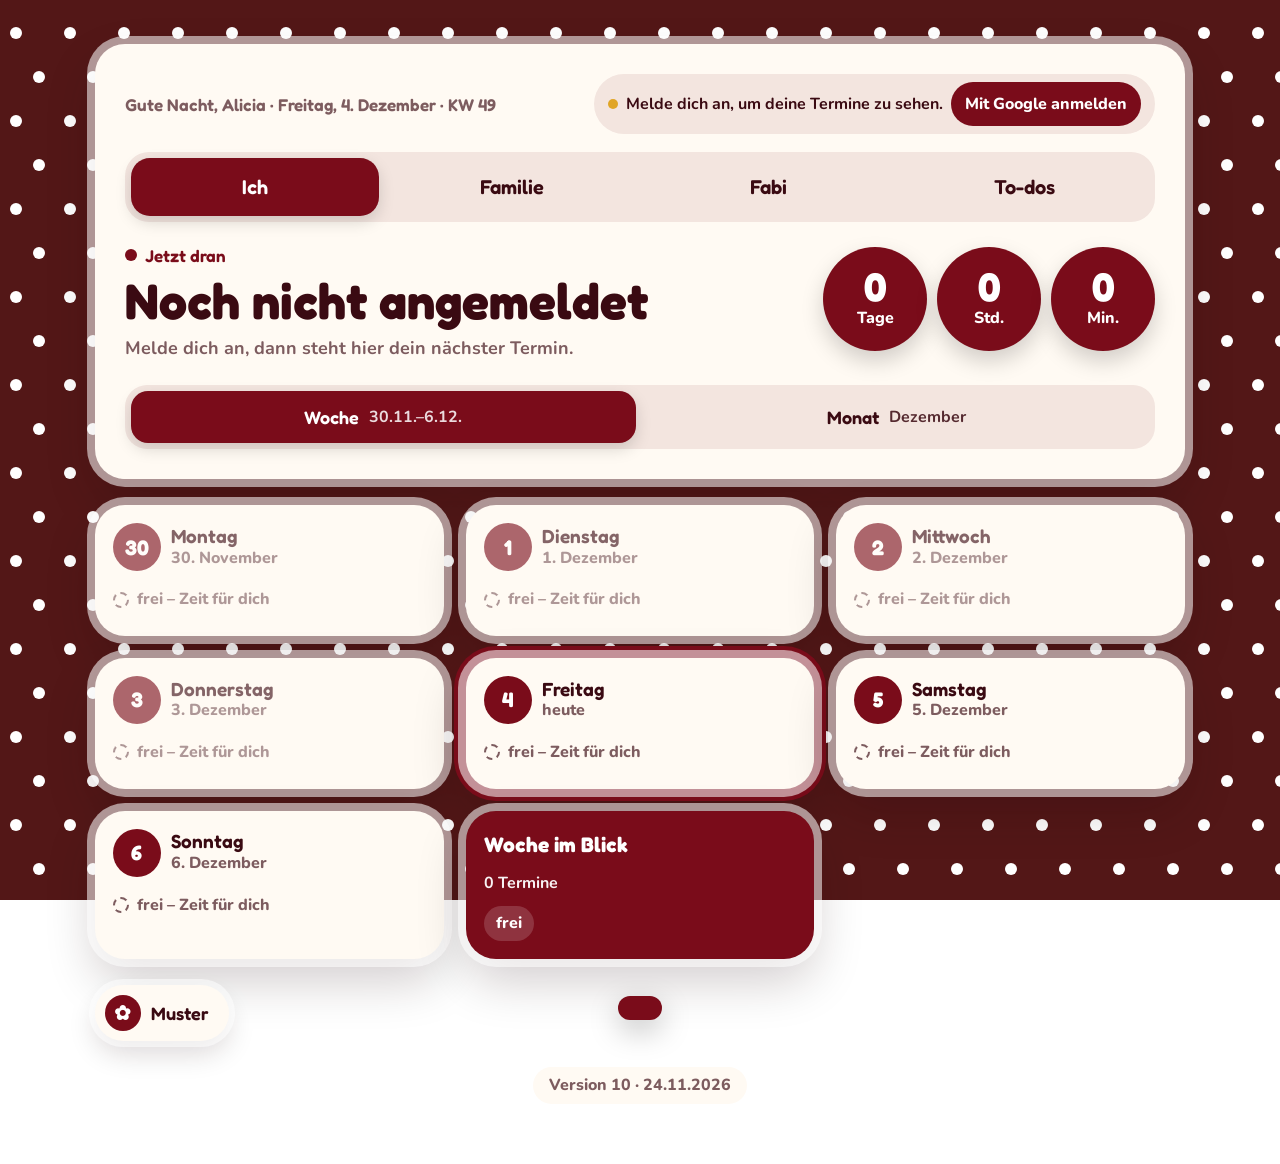
<file: index.html>
<!DOCTYPE html>
<html lang="de">
<head>
<meta charset="utf-8">
<meta name="viewport" content="width=device-width, initial-scale=1, viewport-fit=cover">
<title>Meine Termine</title>
<link rel="preconnect" href="https://fonts.googleapis.com">
<link href="https://fonts.googleapis.com/css2?family=Fredoka:wght@400;500;600;700&family=Nunito:wght@400;600;700;800&display=swap" rel="stylesheet">
<link rel="stylesheet" href="styles.css?v=10">
<link rel="manifest" href="manifest.webmanifest">
<link rel="icon" href="icon.svg" type="image/svg+xml">
<link rel="apple-touch-icon" href="apple-touch-icon.png">
<meta name="theme-color" content="#7a0c1a">
<meta name="mobile-web-app-capable" content="yes">
<meta name="apple-mobile-web-app-capable" content="yes">
<meta name="apple-mobile-web-app-status-bar-style" content="default">
<meta name="format-detection" content="telephone=no">
<meta name="apple-mobile-web-app-title" content="Termine">
</head>
<body>
<div id="bg"></div><div id="tint"></div>
<main class="wrap">
  <section class="card" aria-label="Jetzt dran">
    <div class="top">
      <div class="hello" id="hello">Hallo</div>
      <div class="pill" id="status"><i></i><span>Lade …</span></div>
    </div>
    <div class="tabs" id="tabs" role="tablist" aria-label="Reiter"></div>
    <div class="now">
      <div>
        <div class="now-label" id="nowLabel"><i></i>Jetzt dran</div>
        <h1 id="nowTitle">Einen Moment …</h1>
        <div class="now-meta" id="nowMeta"></div>
      </div>
      <div>
        <div class="cd" aria-live="polite"><div><b id="cdD">–</b><span>Tage</span></div><div><b id="cdH">–</b><span>Std.</span></div><div><b id="cdM">–</b><span>Min.</span></div></div>
        <div class="cd-note" id="cdNote"></div>
      </div>
    </div>
    <div class="switch" role="group" aria-label="Ansicht">
      <button type="button" data-v="woche" aria-pressed="true">Woche <small id="swW"></small></button>
      <button type="button" data-v="monat" aria-pressed="false">Monat <small id="swM"></small></button>
    </div>
    <div class="prog">
      <div class="pct" id="pct">0 %</div>
      <div class="bar"><div class="fill" id="fill"></div></div>
      <div class="stat"><span id="statL"></span><span id="statR"></span></div>
    </div>
  </section>

  <div id="view"></div>

  <div class="actions">
    <button type="button" class="act" id="calOpen" aria-expanded="false" hidden><i>▦</i>Kalender zuordnen</button>
    <button type="button" class="act" id="patOpen" aria-expanded="false"><i>✿</i>Muster</button>
  </div>
  <p class="ver" id="ver"></p>
  <section class="card" id="pQ" hidden>
    <h2>Welche Kategorie?</h2>
    <p class="sub" id="qTitle"></p>
    <div class="qcats" id="qCats"></div>
    <div id="qAsk" hidden>
      <p class="sub" id="qAskTxt"></p>
      <div class="row"><button class="btn" id="qYes" type="button">Ja, immer</button><button class="btn ghost" id="qNo" type="button">Nur dieser Termin</button></div>
    </div>
  </section>
  <section class="card" id="pCal" hidden>
    <h2>Kalender zuordnen</h2>
    <p class="sub" id="calSub">Wähle einmal, welcher Google-Kalender zu welchem Reiter gehört. Das gilt danach auf allen deinen Geräten.</p>
    <div class="calrows" id="calRows"></div>
    <div class="row" style="margin-top:14px"><button class="btn" id="calSave" type="button">Speichern</button></div>
    <div class="msg" id="calMsg"></div>
  </section>
  <section class="card" id="pPattern" hidden>
    <h2>Muster</h2>
    <p class="sub" id="patSub"></p>
    <div class="cat-grid" id="catGrid"></div>
    <div class="row" style="margin-top:14px"><button class="btn ghost" id="patReset" type="button">Zurück zum aktuellen Muster</button></div>
  </section>
</main>
<div class="toast" id="toast" role="status"></div>

<script src="config.js?v=10"></script>
<script src="https://accounts.google.com/gsi/client" async defer></script>
<script src="google.js?v=10"></script>
<script src="kategorien.js?v=10"></script>
<script src="app.js?v=10"></script>
</body>
</html>
</file>
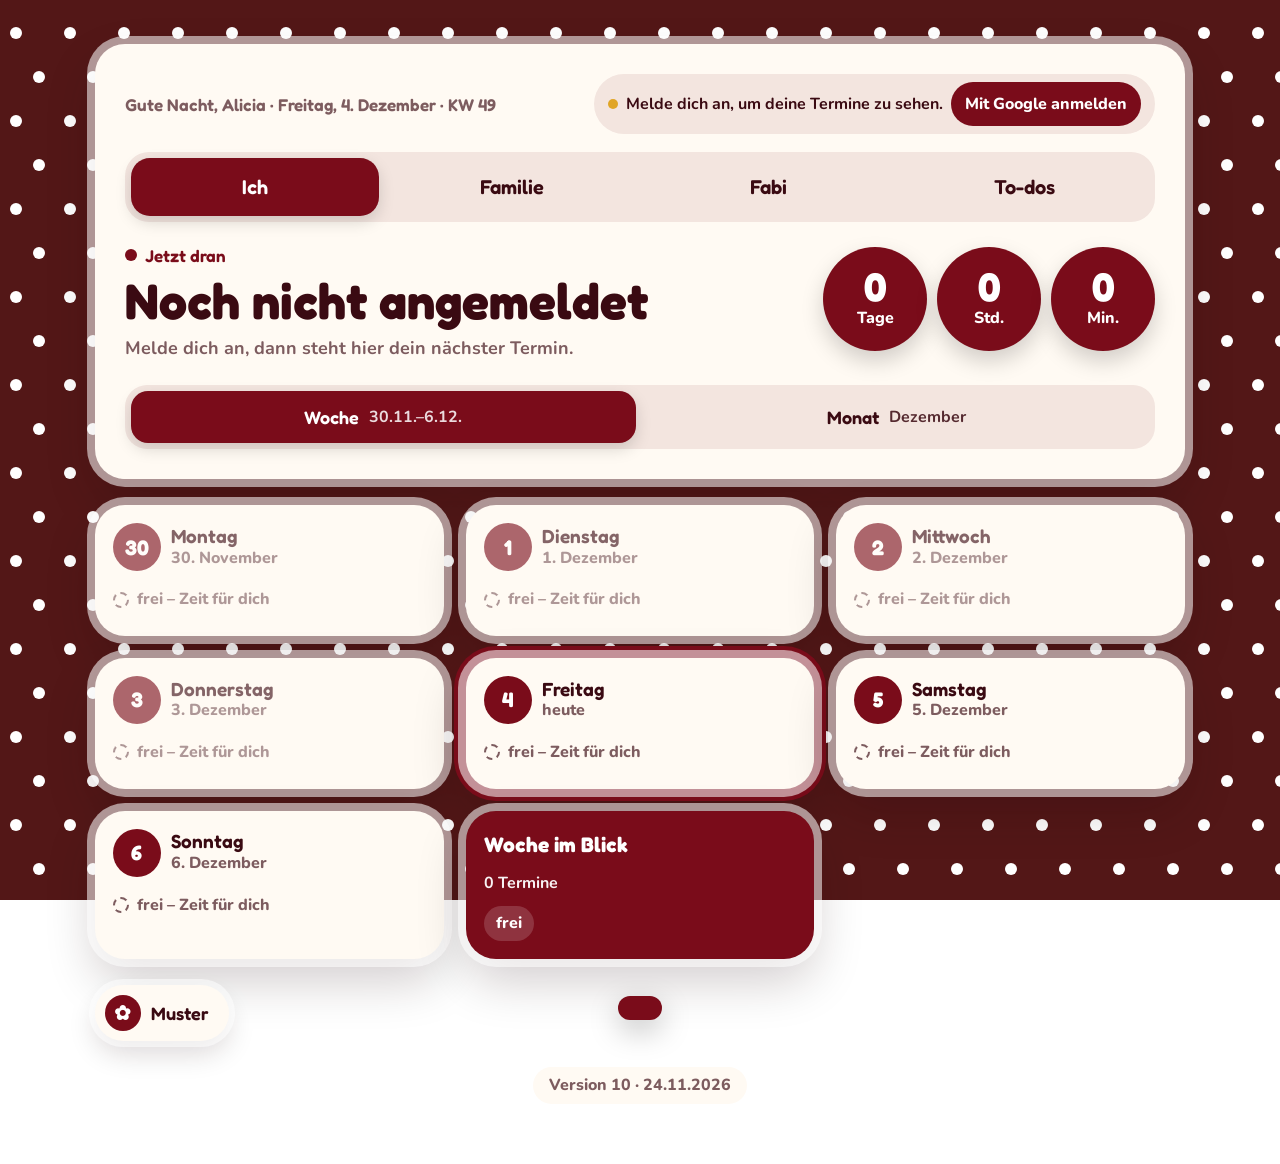
<file: google.test.html>
<!DOCTYPE html>
<html lang="de"><head><meta charset="utf-8"><title>Test: Google-Schicht mit simuliertem Google</title></head>
<body>
<p>Lädt index.html mit simuliertem Google (keine echten Anfragen). Ergebnis: <code>window.__calls</code>.</p>
<script>
// Simuliertes Google: Kalenderliste, Termine, Drive appDataFolder.
const STUB=`<script>
(()=>{
const t0=new Date();t0.setHours(0,0,0,0);
const at=(d,h,m)=>{const x=new Date(t0);x.setDate(x.getDate()+d);x.setHours(h,m);return x.toISOString()};
const ev=(id,sum,d,h,m)=>({id,summary:sum,start:{dateTime:at(d,h,m)},end:{dateTime:at(d,h+1,m)}});
const DATA={primary:[ev("p1","Mein Termin",0,23,0),ev("p2","Morgen früh",1,8,0),
 ev("t1","To-do: Skript schreiben",0,20,0),ev("t2","To-do: Steuer machen",-1,18,0),ev("t3","✓ To-do: Clips sichern",0,12,0),
 ev("t4","Woche: Wäsche waschen",0,9,0),ev("t6","Woche: Ort finden fürs Fotoshooting mit Annika und Till",((8-t0.getDay())%7)||7,0,0),ev("t5","To-do: Karussell planen",2,17,0)],fam:[ev("f1","Mama: Familienessen",1,18,0)],fabi:[ev("b1","Fabi: Training",2,19,0)]};
const CALS=[{id:"test-alicia@example.com",summary:"Alicia",primary:true},{id:"fam",summary:"Familie"},{id:"fabi",summary:"Fabian"},{id:"e_2_de#weeknum@group.v.calendar.google.com",summary:"Kalenderwochen"},{id:"de.german#holiday@group.v.calendar.google.com",summary:"Feiertage in Deutschland"}];
let drive=localStorage.getItem("__seed")||null;window.__calls=[];
TERMIN_CONFIG.CLIENT_ID="test.apps.googleusercontent.com";
TERMIN_CONFIG.USERS={"0fdb34067d27893619fea4550f6d602da2e1cc4a05af90aac9ea69e4efedbfae":{name:"Alicia",tabs:["ich","familie","fabi","todo"]}};
window.google={accounts:{oauth2:{initTokenClient:o=>({requestAccessToken:()=>setTimeout(()=>o.callback({access_token:"TEST",expires_in:3600}),10)}),revoke:()=>{}}}};
const json=(o,s=200)=>Promise.resolve(new Response(JSON.stringify(o),{status:s,headers:{"Content-Type":"application/json"}}));
window.fetch=(url,opt={})=>{url=String(url);__calls.push((opt.method||"GET")+" "+url.replace("https://www.googleapis.com/",""));
 if(!(opt.headers&&opt.headers.Authorization==="Bearer TEST"))return json({error:{message:"kein Token"}},401);
 if(opt.method==="PATCH"&&/\\/events\\//.test(url)){(window.__patches=window.__patches||[]).push({url:url.split("/events/")[1],body:JSON.parse(opt.body)});return json({})}
 if(url.includes("/calendarList"))return json({items:CALS});
 let m=url.match(/\\/calendars\\/([^/]+)\\/events/);if(m){const id=decodeURIComponent(m[1]);return json({items:DATA[id==="test-alicia@example.com"?"primary":id]||[]})}
 if(url.includes("/upload/drive/v3/files")&&opt.method==="POST"){drive=opt.body.split("\\r\\n\\r\\n")[2].split("\\r\\n")[0];return json({id:"F1"})}
 if(url.includes("/upload/drive/v3/files/F1")){drive=opt.body;return json({id:"F1"})}
 if(url.includes("alt=media"))return json(JSON.parse(drive));
 if(url.includes("/drive/v3/files"))return json({files:drive?[{id:"F1"}]:[]});
 return json({error:{message:"unbekannt"}},404)};
window.__drive=()=>drive;
})();
<\/script>`;
fetch("index.html").then(r=>r.text()).then(h=>{
  const END="<\/script>";
  h=h.replace('<script src="https://accounts.google.com/gsi/client" async defer>'+END,'').replace('<script src="google.js?v=10">'+END,STUB+'<script src="google.js?v=10">'+END);
  document.open();document.write(h);document.close();
});
</script>
</body></html>
</file>
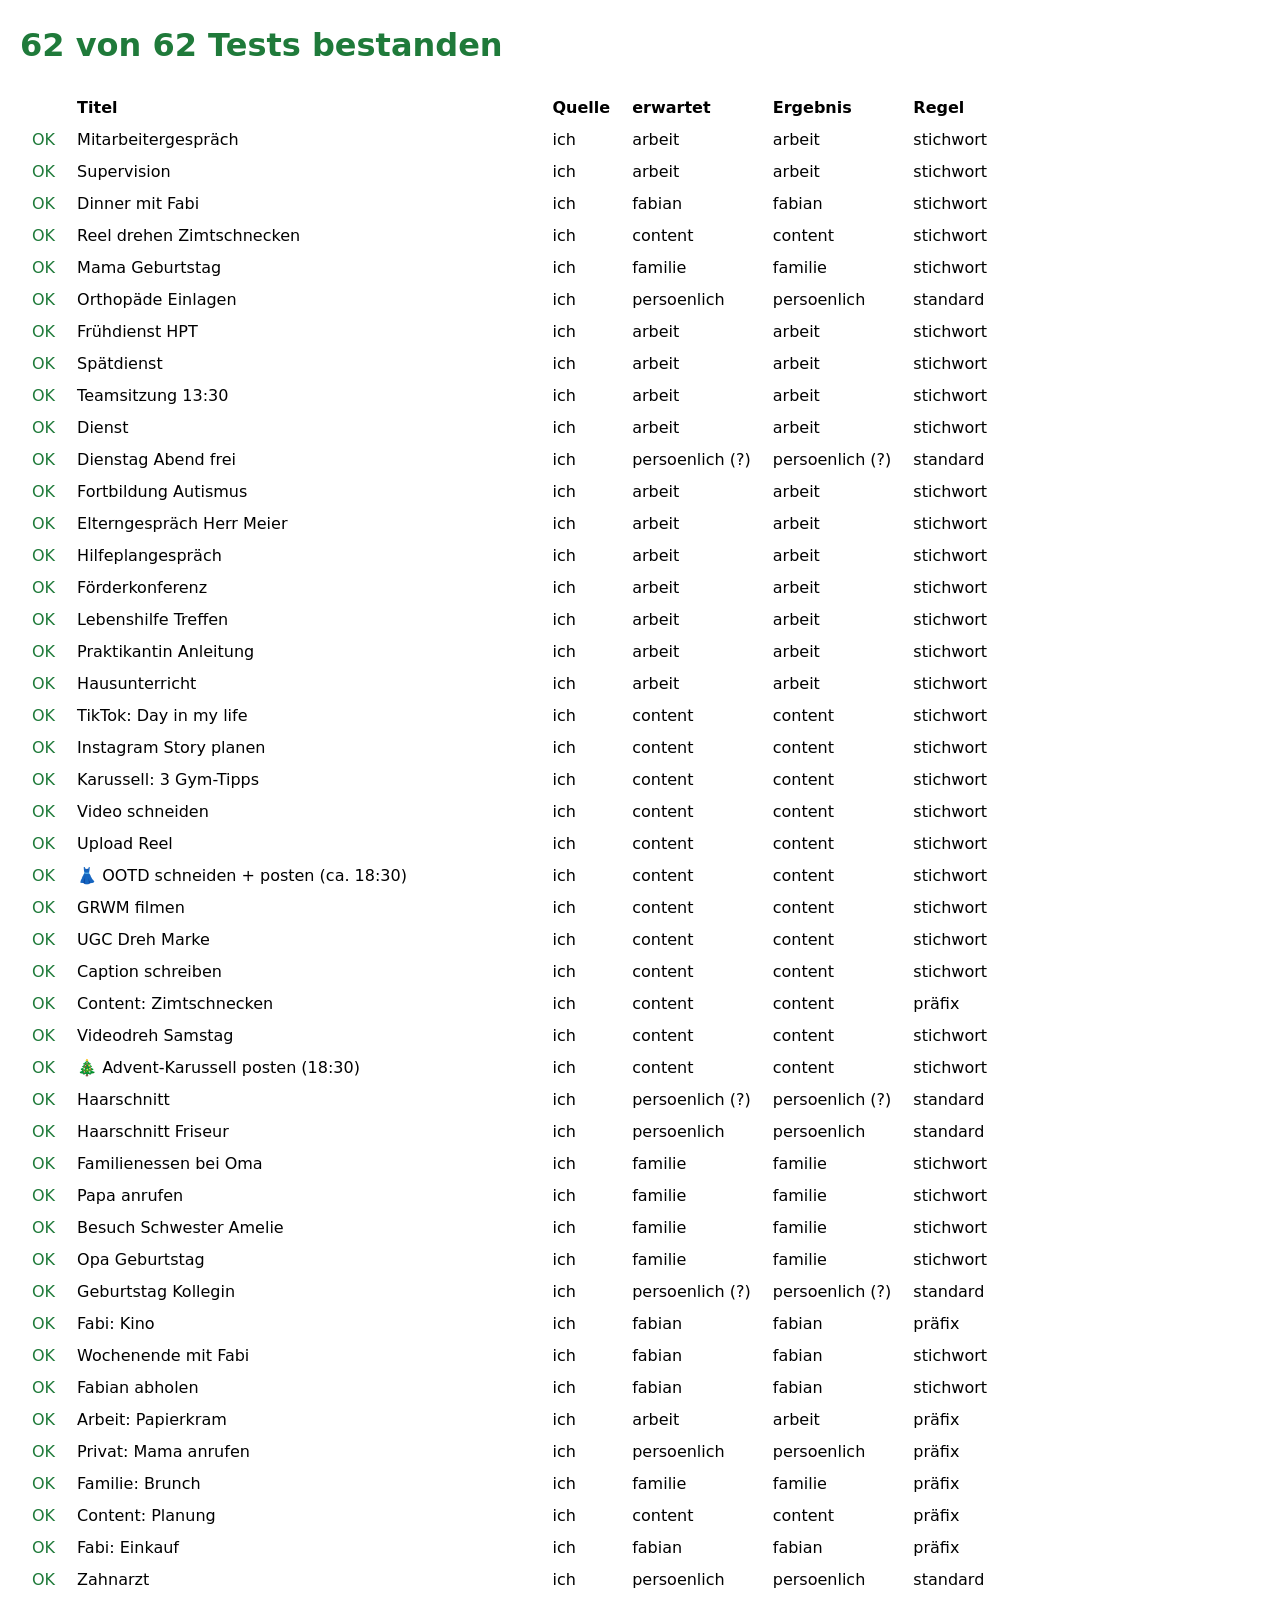
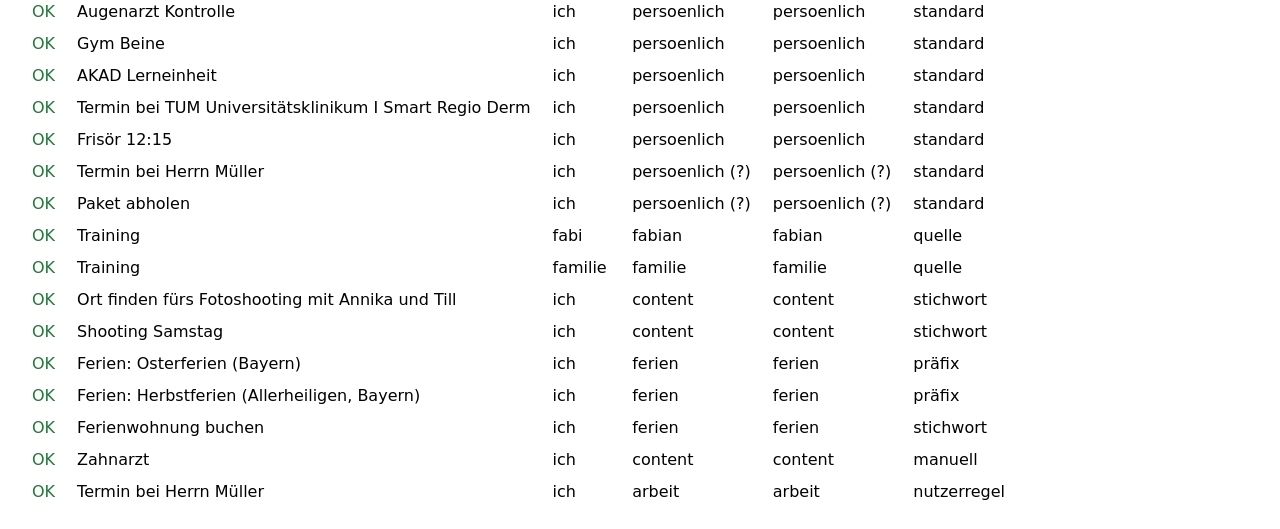
<file: kategorien.test.html>
<!DOCTYPE html>
<html lang="de"><head><meta charset="utf-8"><title>Tests: Kategorisierung</title>
<style>body{font:16px/1.5 system-ui;margin:20px}.ok{color:#1f7a3a}.bad{color:#c0182f;font-weight:700}td,th{padding:3px 10px;text-align:left}</style></head>
<body>
<h1 id="sum">Tests laufen …</h1>
<table id="t"><tr><th></th><th>Titel</th><th>Quelle</th><th>erwartet</th><th>Ergebnis</th><th>Regel</th></tr></table>
<script src="kategorien.js"></script>
<script>
// [Titel, Quelle, erwartete Kategorie, erwartet unsicher (optional), Nutzerdaten (optional)]
const T=[
 ["Mitarbeitergespräch","ich","arbeit"],["Supervision","ich","arbeit"],["Dinner mit Fabi","ich","fabian"],
 ["Reel drehen Zimtschnecken","ich","content"],["Mama Geburtstag","ich","familie"],["Orthopäde Einlagen","ich","persoenlich",false],
 ["Frühdienst HPT","ich","arbeit"],["Spätdienst","ich","arbeit"],["Teamsitzung 13:30","ich","arbeit"],["Dienst","ich","arbeit"],
 ["Dienstag Abend frei","ich","persoenlich",true],["Fortbildung Autismus","ich","arbeit"],["Elterngespräch Herr Meier","ich","arbeit"],
 ["Hilfeplangespräch","ich","arbeit"],["Förderkonferenz","ich","arbeit"],["Lebenshilfe Treffen","ich","arbeit"],["Praktikantin Anleitung","ich","arbeit"],["Hausunterricht","ich","arbeit"],
 ["TikTok: Day in my life","ich","content"],["Instagram Story planen","ich","content"],["Karussell: 3 Gym-Tipps","ich","content"],["Video schneiden","ich","content"],
 ["Upload Reel","ich","content"],["👗 OOTD schneiden + posten (ca. 18:30)","ich","content"],["GRWM filmen","ich","content"],["UGC Dreh Marke","ich","content"],
 ["Caption schreiben","ich","content"],["Content: Zimtschnecken","ich","content"],["Videodreh Samstag","ich","content"],["🎄 Advent-Karussell posten (18:30)","ich","content"],
 ["Haarschnitt","ich","persoenlich",true],["Haarschnitt Friseur","ich","persoenlich",false],
 ["Familienessen bei Oma","ich","familie"],["Papa anrufen","ich","familie"],["Besuch Schwester Amelie","ich","familie"],["Opa Geburtstag","ich","familie"],
 ["Geburtstag Kollegin","ich","persoenlich",true],["Fabi: Kino","ich","fabian"],["Wochenende mit Fabi","ich","fabian"],["Fabian abholen","ich","fabian"],
 ["Arbeit: Papierkram","ich","arbeit"],["Privat: Mama anrufen","ich","persoenlich"],["Familie: Brunch","ich","familie"],["Content: Planung","ich","content"],["Fabi: Einkauf","ich","fabian"],
 ["Zahnarzt","ich","persoenlich",false],["Augenarzt Kontrolle","ich","persoenlich",false],["Gym Beine","ich","persoenlich",false],["AKAD Lerneinheit","ich","persoenlich",false],
 ["Termin bei TUM Universitätsklinikum I Smart Regio Derm","ich","persoenlich",false],["Frisör 12:15","ich","persoenlich",false],
 ["Termin bei Herrn Müller","ich","persoenlich",true],["Paket abholen","ich","persoenlich",true],
 ["Training","fabi","fabian"],["Training","familie","familie"],
 ["Ort finden fürs Fotoshooting mit Annika und Till","ich","content"],["Shooting Samstag","ich","content"],
 ["Ferien: Osterferien (Bayern)","ich","ferien",false],["Ferien: Herbstferien (Allerheiligen, Bayern)","ich","ferien",false],["Ferienwohnung buchen","ich","ferien",false],
 ["Zahnarzt","ich","content",false,{manual:{k1:"content"}},"k1"],
 ["Termin bei Herrn Müller","ich","arbeit",false,{rules:{"müller":"arbeit"}}]
];
let pass=0;const tb=document.getElementById("t");
T.forEach(([title,source,exp,unsure,user,id])=>{
 const r=Kategorien.categorize({title,source,id,key:id},user);
 const ok=r.cat===exp&&(unsure===undefined||r.unsure===unsure);if(ok)pass++;
 const tr=document.createElement("tr");
 tr.innerHTML=`<td class="${ok?"ok":"bad"}">${ok?"OK":"FEHLER"}</td><td></td><td>${source}</td><td>${exp}${unsure===undefined?"":unsure?" (?)":""}</td><td>${r.cat}${r.unsure?" (?)":""}</td><td>${r.why}</td>`;
 tr.children[1].textContent=title;tb.appendChild(tr)});
const s=`${pass} von ${T.length} Tests bestanden`;document.getElementById("sum").textContent=s;document.getElementById("sum").className=pass===T.length?"ok":"bad";document.title=s;
const sug=[["Termin bei Herrn Müller","müller"],["Mein Termin","" ],["Paket abholen","paket"],["Privat: Steuererklärung machen","steuererklärung"]];
sug.forEach(([t,w])=>{const g=Kategorien.suggestWord(t);if(g!==w)document.title+=" | suggestWord("+t+"): "+g});
</script></body></html>
</file>
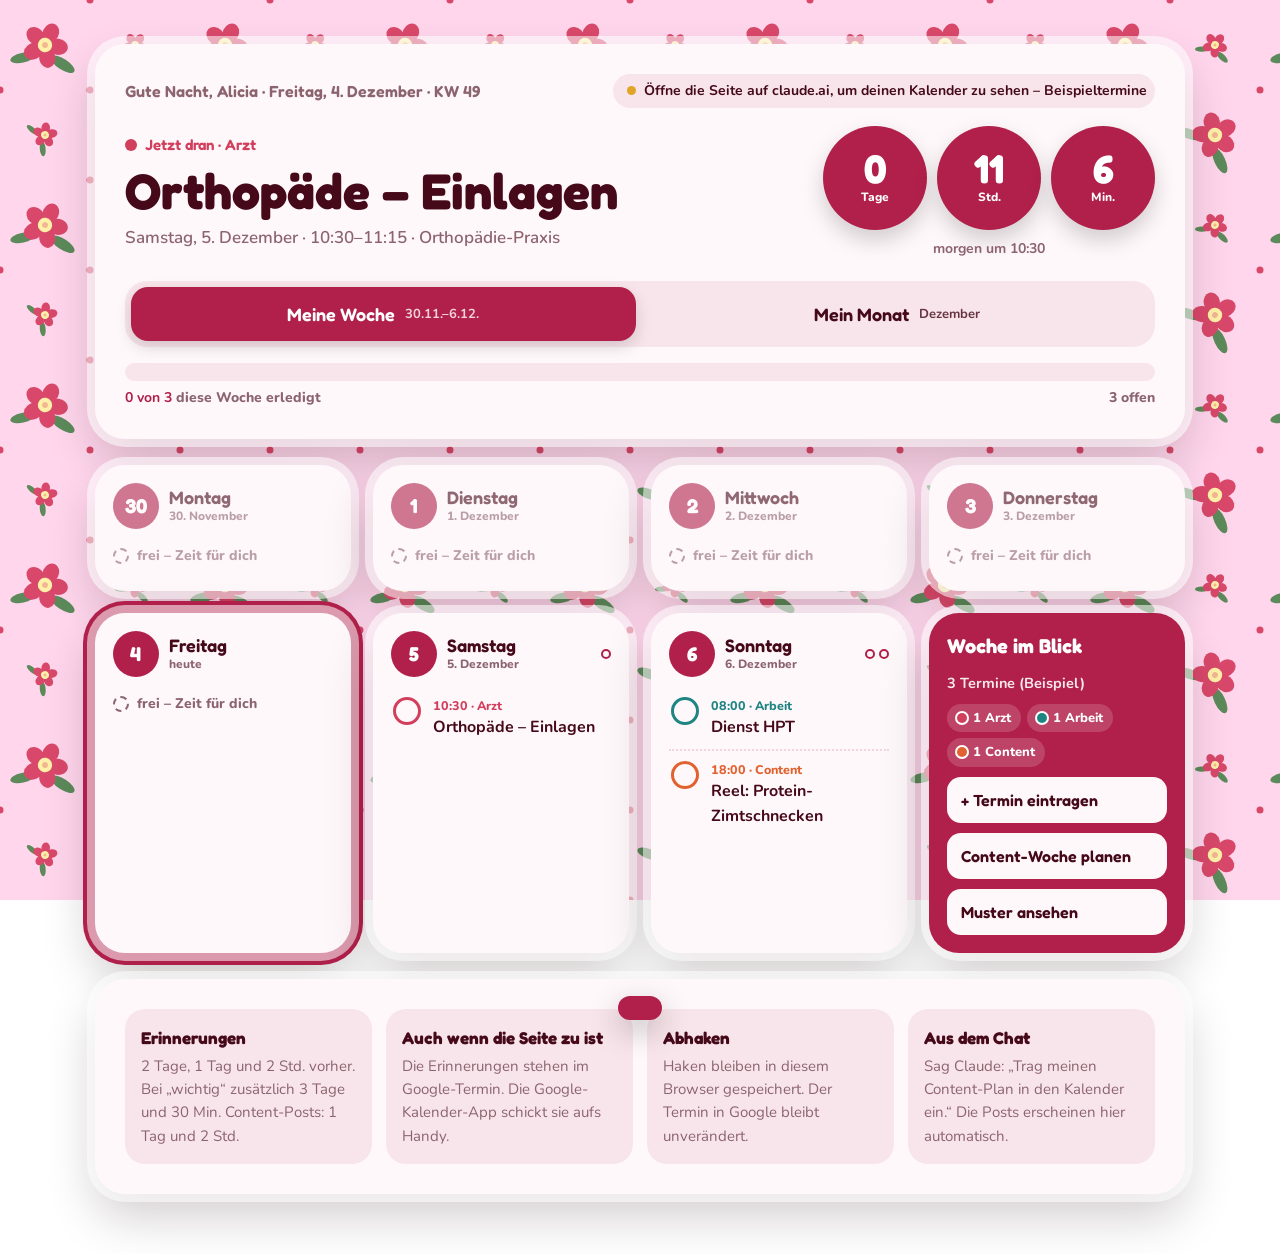
<file: referenz/artefakt-design.html>
<!DOCTYPE html>
<html lang="de">
<head>
<meta charset="utf-8">
<meta name="viewport" content="width=device-width, initial-scale=1">
<title>Meine Termine</title>
<link rel="preconnect" href="https://fonts.googleapis.com">
<link href="https://fonts.googleapis.com/css2?family=Fredoka:wght@400;500;600;700&family=Nunito:wght@400;600;700;800&display=swap" rel="stylesheet">
<style>
/* VOICE: ruhig, warm, ADHS-freundlich – immer nur der nächste Schritt groß, alles andere klein und abhakbar
   IDEA: Stoffmuster – die ganze Seite ist ein Stoff (Punkte, Streifen, Seifenblasen, Blumen, Aquarell), darauf liegen Papierkarten
   PICTURE: Kopfkarte „Jetzt dran“ mit Countdown, darunter die Woche als 7 To-do-Karten oder der Monat
   COLOUR and TYPE: pro 4-Wochen-Phase ein Muster in einer Farbvariante; Kategorien Rosé, Petrol, Senf, Violett, Koralle; Fredoka + Nunito
   LAYOUT: eine Spalte Karten, max. 1180px; Woche als Raster, auf dem Handy untereinander mit „heute“ zuerst sichtbar */
:root{color-scheme:light;--card:#fffaf3;--ink:#3a0a12;--accent:#7a0c1a;--accent-ink:#fff;--ring:rgba(255,255,255,.55);
--soft:color-mix(in srgb,var(--ink) 62%,var(--card));--line:color-mix(in srgb,var(--accent) 16%,var(--card));--pale:color-mix(in srgb,var(--accent) 9%,var(--card));
--c-arzt:#d23f5d;--c-arbeit:#1f8582;--c-studium:#c98a0c;--c-privat:#7351b0;--c-content:#e2622f}
*{box-sizing:border-box;min-width:0}
html,body{margin:0}
body{color:var(--ink);font:16px/1.55 Nunito,system-ui,sans-serif;overflow-x:clip;min-height:100vh}
#bg{position:fixed;inset:0;z-index:-3;background:var(--pattern,#f3e6d6);transition:background .5s}
#tint{position:fixed;inset:0;z-index:-2;pointer-events:none;background:var(--tint,transparent);mix-blend-mode:var(--blend,normal);opacity:var(--tintop,0)}
h1,h2,h3,h4{font-family:Fredoka,Nunito,sans-serif;margin:0}
button,input,select,textarea{font:inherit;color:inherit}
button{cursor:pointer}
:focus-visible{outline:3px solid var(--accent);outline-offset:3px}
.wrap{max-width:1180px;margin:0 auto;padding:clamp(18px,4vw,44px) max(3.5vw,14px) 60px;display:grid;gap:clamp(18px,2.6vw,26px)}
.card{background:var(--card);border-radius:30px;padding:clamp(18px,3vw,30px);box-shadow:0 0 0 8px var(--ring),0 22px 50px rgba(30,0,10,.2)}
/* Kopfkarte */
.top{display:flex;flex-wrap:wrap;justify-content:space-between;gap:10px 16px;align-items:center}
.hello{font:600 16px Fredoka,sans-serif;color:var(--soft)}
.pill{display:inline-flex;align-items:center;gap:8px;background:var(--pale);border-radius:99px;padding:6px 8px 6px 14px;font-size:14px;font-weight:700}
.pill>i{width:9px;height:9px;border-radius:50%;background:#e0a526;flex:none}
.pill.live>i{background:#2fb67a}
.pill button{background:var(--accent);color:var(--accent-ink);border:0;border-radius:99px;padding:6px 12px;font-weight:800;min-height:34px}
.now{display:grid;grid-template-columns:minmax(0,1.15fr) auto;gap:22px;align-items:center;margin-top:18px}
.now-label{display:inline-flex;align-items:center;gap:8px;font:600 15px Fredoka,sans-serif;color:var(--cc,var(--accent))}
.now-label i{width:12px;height:12px;border-radius:50%;background:var(--cc,var(--accent))}
.now h1{font-size:clamp(30px,5vw,50px);line-height:1.05;margin:6px 0 8px;text-wrap:balance;overflow-wrap:anywhere}
.now-meta{font-size:17px;color:var(--soft);font-weight:600}
.cd{display:flex;gap:10px}
.cd div{width:clamp(78px,9.5vw,104px);aspect-ratio:1;border-radius:50%;background:var(--accent);color:var(--accent-ink);display:grid;place-content:center;text-align:center;box-shadow:0 10px 22px rgba(0,0,0,.18)}
.cd b{font:700 clamp(28px,3.8vw,40px)/1 Fredoka,sans-serif}.cd span{font-size:12px;font-weight:800}
.cd-note{font-size:14px;color:var(--soft);font-weight:700;margin-top:8px;text-align:center}
.switch{display:grid;grid-template-columns:1fr 1fr;gap:8px;background:var(--pale);border-radius:22px;padding:6px;margin-top:22px}
.switch button{border:0;background:transparent;border-radius:17px;padding:12px;font:600 18px Fredoka,sans-serif;min-height:54px;display:flex;align-items:center;justify-content:center;gap:10px}
.switch button[aria-pressed=true]{background:var(--accent);color:var(--accent-ink);box-shadow:0 6px 16px rgba(0,0,0,.15)}
.switch small{font:700 13px Nunito,sans-serif;opacity:.8}
.prog{margin-top:16px}
.bar{height:18px;border-radius:99px;background:var(--pale);overflow:hidden}
.fill{height:100%;width:0;border-radius:99px;background:var(--accent) radial-gradient(circle,rgba(255,255,255,.35) 3px,transparent 4px) 0 0/16px 18px;transition:width .5s cubic-bezier(.3,1.4,.5,1)}
.stat{display:flex;justify-content:space-between;flex-wrap:wrap;gap:6px;margin-top:6px;font-weight:800;font-size:14px;color:var(--soft)}
.stat b{color:var(--accent)}
/* Woche */
.week{display:grid;grid-template-columns:repeat(auto-fill,minmax(250px,1fr));gap:clamp(16px,2vw,22px)}
.day{display:flex;flex-direction:column;gap:10px;padding:18px;animation:pop .45s backwards}
@keyframes pop{from{opacity:0;transform:translateY(12px)}}
.day.past>*{opacity:.6}
.day.today{box-shadow:0 0 0 8px var(--ring),0 0 0 12px var(--accent),0 22px 50px rgba(30,0,10,.25)}
.dh{display:flex;align-items:center;gap:10px}
.dn{width:46px;height:46px;flex:none;border-radius:50%;background:var(--accent);color:var(--accent-ink);display:grid;place-items:center;font:700 20px Fredoka,sans-serif}
.dw{font:600 18px Fredoka,sans-serif;line-height:1.1}.dw small{display:block;font:800 12px Nunito,sans-serif;color:var(--soft)}
.dots{margin-left:auto;display:flex;gap:4px;flex-wrap:wrap;justify-content:flex-end;max-width:70px}
.dots i{width:10px;height:10px;border-radius:50%;border:2px solid var(--accent)}
.dots i.on{background:var(--accent)}
.items{list-style:none;margin:0;padding:0;display:grid}
.items li{border-bottom:2px dotted var(--line)}
.items li:last-child{border:0}
.it{display:flex;gap:12px;align-items:flex-start;padding:9px 2px;cursor:pointer;border-radius:12px}
.it:hover{background:var(--pale)}
.it input{appearance:none;flex:none;width:28px;height:28px;margin:1px 0 0;border-radius:50%;border:3px solid var(--cc);background:var(--card);cursor:pointer;position:relative;transition:background .2s,transform .2s}
.it input:checked{background:var(--cc);transform:scale(1.06)}
.it input:checked::after{content:"";position:absolute;left:7px;top:2px;width:7px;height:13px;border:solid #fff;border-width:0 3px 3px 0;transform:rotate(45deg)}
.it-t{font-weight:700;line-height:1.3;overflow-wrap:anywhere}
.it-m{display:block;font-size:12.5px;font-weight:800;color:var(--cc)}
.it input:checked~span .it-t{text-decoration:line-through;color:var(--soft)}
.more{border:0;background:var(--pale);border-radius:99px;padding:6px 12px;font-weight:800;font-size:13px;align-self:flex-start;min-height:36px}
.free{color:var(--soft);font-weight:800;font-size:14px;display:flex;align-items:center;gap:8px;padding:6px 0}
.free::before{content:"";width:12px;height:12px;border-radius:50%;border:2px dashed var(--soft)}
.alldone{background:var(--accent);color:var(--accent-ink);border-radius:14px;padding:6px 12px;font:600 14px Fredoka,sans-serif;text-align:center}
/* Monat */
.mtop{display:flex;justify-content:space-between;align-items:center;gap:10px;flex-wrap:wrap;margin-bottom:14px}
.mtop h2{font-size:clamp(24px,3.4vw,32px)}
.nav{display:flex;gap:6px}
.nav button{border:2px solid var(--line);background:var(--card);border-radius:99px;min-width:44px;min-height:44px;font-weight:800;padding:0 14px}
.mh,.mg{display:grid;grid-template-columns:repeat(7,minmax(0,1fr));gap:6px}
.mh div{text-align:center;font-weight:800;font-size:13px;color:var(--soft)}
.md{border:0;background:var(--pale);border-radius:16px;min-height:92px;padding:8px;text-align:left;display:flex;flex-direction:column;gap:4px}
.md.out{opacity:.38}.md.today{box-shadow:inset 0 0 0 3px var(--accent)}.md.sel{background:var(--accent);color:var(--accent-ink)}
.md b{font:600 17px Fredoka,sans-serif}
.md .mt{font-size:12px;font-weight:700;line-height:1.25;overflow:hidden;display:-webkit-box;-webkit-line-clamp:2;-webkit-box-orient:vertical}
.md .md-dots{display:flex;gap:3px;flex-wrap:wrap;margin-top:auto}
.md .md-dots i{width:10px;height:10px;border-radius:50%;background:var(--cc);box-shadow:0 0 0 2px var(--card)}
.mdetail{margin-top:18px}
/* Aktionen */
.actions{display:flex;flex-wrap:wrap;gap:10px}
.act{display:inline-flex;align-items:center;gap:10px;border:0;background:var(--card);border-radius:99px;padding:10px 20px 10px 10px;font:600 17px Fredoka,sans-serif;min-height:54px;box-shadow:0 0 0 6px var(--ring),0 12px 28px rgba(30,0,10,.16)}
.act i{width:34px;height:34px;border-radius:50%;background:var(--accent);color:var(--accent-ink);display:grid;place-items:center;font-style:normal;font-size:20px;line-height:1}
.act[aria-expanded=true]{background:var(--accent);color:var(--accent-ink)}.act[aria-expanded=true] i{background:var(--accent-ink);color:var(--accent)}
.panel[hidden]{display:none}
.actions.inweek{display:none}
.sumcard{background:var(--accent);color:var(--accent-ink);display:flex;flex-direction:column;gap:10px}
.sumcard h3{font-size:20px}
.sumcard p{margin:0;font-weight:700;opacity:.9;font-size:14.5px}
.sumcard .cnt{display:flex;flex-wrap:wrap;gap:6px}
.sumcard .cnt span{display:inline-flex;align-items:center;gap:6px;background:rgba(255,255,255,.16);border-radius:99px;padding:4px 10px;font-size:13px;font-weight:800}
.sumcard .cnt i{width:10px;height:10px;border-radius:50%;background:var(--cc);box-shadow:0 0 0 2px #fff}
.sumcard button{border:0;background:var(--card);color:var(--ink);border-radius:14px;padding:10px 14px;font:600 16px Fredoka,sans-serif;min-height:46px;text-align:left}
.panel h2{font-size:24px;margin-bottom:4px}
.panel .sub{color:var(--soft);font-weight:600;margin:0 0 14px}
.row{display:flex;gap:10px;flex-wrap:wrap}
.field{flex:1 1 260px;border:2px solid var(--line);background:var(--pale);border-radius:16px;padding:12px 16px;font-size:16px;min-height:52px;color:var(--ink)}
textarea.field{min-height:150px;resize:vertical;line-height:1.5}
.btn{background:var(--accent);color:var(--accent-ink);border:0;border-radius:16px;padding:12px 20px;font-weight:800;min-height:52px}
.btn.ghost{background:transparent;color:var(--accent);border:2px solid var(--line)}
.btn:disabled{opacity:.5;cursor:default}
.grid{display:grid;grid-template-columns:repeat(auto-fit,minmax(150px,1fr));gap:12px;margin-top:14px}
.grid label{display:grid;gap:4px;font-size:14px;font-weight:800;color:var(--soft)}
.grid .wide{grid-column:1/-1}
.grid input,.grid select{border:2px solid var(--line);background:var(--pale);border-radius:12px;padding:10px 12px;font-size:16px;min-height:46px;color:var(--ink)}
.chk{display:flex;align-items:center;gap:10px;font-weight:700;margin-top:12px;min-height:44px}
.chk input{width:24px;height:24px;accent-color:var(--accent)}
.rems{display:flex;flex-wrap:wrap;gap:8px;margin:12px 0}
.rems span{display:inline-flex;align-items:center;gap:6px;background:var(--pale);border-radius:99px;padding:5px 12px;font-size:14px;font-weight:700}
.rems span::before{content:"";width:10px;height:10px;border-radius:50%;background:var(--accent)}
.msg{margin-top:10px;font-weight:800}.msg.ok{color:#1f8582}.msg.err{color:#c0182f}
.cp-list{list-style:none;margin:14px 0 0;padding:0;display:grid;gap:8px}
.cp-list li{display:grid;grid-template-columns:auto 130px 80px minmax(0,1fr);gap:10px;align-items:center;background:var(--pale);border-radius:14px;padding:8px 12px;border-left:5px solid var(--c-content)}
.cp-list input[type=checkbox]{width:22px;height:22px;accent-color:var(--c-content)}
.cp-list input[type=date],.cp-list input[type=time],.cp-list input[type=text]{border:2px solid var(--line);background:var(--card);border-radius:10px;padding:6px 8px;font-size:15px;min-height:40px;width:100%}
.cweek{display:grid;gap:8px;margin-bottom:16px}
.cw{display:flex;gap:12px;align-items:center;background:var(--pale);border-radius:14px;padding:10px 14px;border-left:5px solid var(--c-content);font-weight:700}
.cw small{display:block;color:var(--c-content);font-weight:800;font-size:12.5px}
.cat-dd{min-width:110px;font-weight:800;color:var(--c-content)}
/* Musterkatalog */
.cat-grid{display:grid;gap:14px}
.crow{display:grid;grid-template-columns:150px repeat(3,minmax(0,1fr));gap:10px;align-items:center}
.crow h3{font-size:17px}
.sw{border:3px solid transparent;border-radius:18px;height:74px;background:var(--swb);background-size:var(--sws,auto);position:relative;box-shadow:0 6px 14px rgba(0,0,0,.12);overflow:hidden}
.sw span{position:absolute;left:6px;bottom:6px;background:rgba(255,255,255,.9);color:#222;border-radius:99px;padding:2px 9px;font-size:12px;font-weight:800}
.sw{filter:var(--swf,none)}.sw.sel{border-color:var(--accent);box-shadow:0 0 0 3px var(--card),0 0 0 6px var(--accent)}.sw.cur::after{content:"aktuell";position:absolute;right:6px;top:6px;background:var(--accent);color:var(--accent-ink);border-radius:99px;padding:1px 8px;font-size:11px;font-weight:800}
.info{display:grid;grid-template-columns:repeat(auto-fit,minmax(230px,1fr));gap:14px}
.info div{background:var(--pale);border-radius:20px;padding:16px}
.info h3{font-size:17px;margin-bottom:4px}.info p{margin:0;font-size:15px;color:var(--soft)}
.toast{position:fixed;left:50%;bottom:20px;transform:translateX(-50%) translateY(140px);background:var(--accent);color:var(--accent-ink);padding:12px 22px;border-radius:99px;font-weight:800;transition:transform .3s;z-index:9;max-width:92vw;box-shadow:0 10px 30px rgba(0,0,0,.25)}
.toast.on{transform:translateX(-50%) translateY(0)}
@media(max-width:760px){.now{grid-template-columns:1fr}.cd{justify-content:flex-start}.cd-note{text-align:left}
.md{min-height:58px;padding:5px;border-radius:12px}.md .mt{display:none}.md b{font-size:14px}.md .md-dots i{width:7px;height:7px}
.crow{grid-template-columns:repeat(3,minmax(0,1fr))}.crow h3{grid-column:1/-1}.cp-list li{grid-template-columns:auto minmax(0,1fr) 90px}.cp-list li input[type=text]{grid-column:1/-1}}
@media(max-width:520px){.switch small{display:none}.switch button{font-size:17px}}
@media(prefers-reduced-motion:reduce){*{transition:none!important;animation:none!important}}
</style>
</head>
<body>
<div id="bg"></div><div id="tint"></div>
<main class="wrap">
  <!-- Kopfkarte: Jetzt dran -->
  <section class="card" aria-label="Jetzt dran">
    <div class="top">
      <div class="hello" id="hello">Hallo Alicia</div>
      <div class="pill" id="status"><i></i><span>Lade …</span></div>
    </div>
    <div class="now">
      <div>
        <div class="now-label" id="nowLabel"><i></i>Jetzt dran</div>
        <h1 id="nowTitle">Einen Moment …</h1>
        <div class="now-meta" id="nowMeta"></div>
      </div>
      <div>
        <div class="cd" aria-live="polite"><div><b id="cdD">–</b><span>Tage</span></div><div><b id="cdH">–</b><span>Std.</span></div><div><b id="cdM">–</b><span>Min.</span></div></div>
        <div class="cd-note" id="cdNote"></div>
      </div>
    </div>
    <div class="switch" role="group" aria-label="Ansicht">
      <button type="button" data-v="woche" aria-pressed="true">Meine Woche <small id="swW"></small></button>
      <button type="button" data-v="monat" aria-pressed="false">Mein Monat <small id="swM"></small></button>
    </div>
    <div class="prog">
      <div class="bar"><div class="fill" id="fill"></div></div>
      <div class="stat"><span id="statL"></span><span id="statR"></span></div>
    </div>
  </section>

  <!-- Ansicht -->
  <div id="view"></div>

  <!-- Aktionen: immer nur ein Bereich offen -->
  <div class="actions">
    <button type="button" class="act" data-p="pAdd" aria-expanded="false"><i>+</i>Termin eintragen</button>
    <button type="button" class="act" data-p="pContent" aria-expanded="false"><i>▶</i>Content-Woche</button>
    <button type="button" class="act" data-p="pPattern" aria-expanded="false"><i>✿</i>Muster</button>
  </div>

  <section class="card panel" id="pAdd" hidden>
    <h2>Termin eintragen</h2>
    <p class="sub">Schreib ihn in deinen Worten. Du prüfst die Felder, dann ein Klick.</p>
    <form class="row" id="addForm">
      <input class="field" id="addText" type="text" autocomplete="off" placeholder="z. B. Orthopäde am 15.12. um 10:30, wichtig" aria-label="Termin beschreiben">
      <button class="btn" id="addBtn" type="submit">Felder ausfüllen</button>
    </form>
    <div id="pv" hidden>
      <div class="grid">
        <label class="wide">Titel<input id="pvTitle" type="text"></label>
        <label>Datum<input id="pvDate" type="date"></label>
        <label>Beginn<input id="pvStart" type="time"></label>
        <label>Ende<input id="pvEnd" type="time"></label>
        <label>Kategorie<select id="pvCat"><option value="arzt">Arzt</option><option value="arbeit">Arbeit</option><option value="studium">Studium</option><option value="content">Content</option><option value="privat">Privat</option></select></label>
        <label class="wide">Ort<input id="pvLoc" type="text"></label>
      </div>
      <label class="chk"><input id="pvImp" type="checkbox">Besonders wichtig (2 Erinnerungen mehr)</label>
      <div class="rems" id="pvRems"></div>
      <div class="row"><button class="btn" id="saveBtn" type="button">In Google Kalender eintragen</button><button class="btn ghost" id="pvCancel" type="button">Verwerfen</button></div>
      <div class="msg" id="pvMsg"></div>
    </div>
  </section>

  <section class="card panel" id="pContent" hidden>
    <h2>Content-Woche</h2>
    <p class="sub" id="cSub">Deine Posts dieser Woche. Plan aus deinem Content-Chat hier einfügen, und jeder Post landet als Termin in deinem Kalender.</p>
    <div class="cweek" id="cWeek"></div>
    <div class="row" style="align-items:center">
      <label class="cat-dd" for="cTarget">Für</label>
      <select class="field" id="cTarget" style="flex:0 1 220px"><option value="0">diese Woche</option><option value="1">nächste Woche</option></select>
    </div>
    <textarea class="field" id="cText" style="margin-top:10px;width:100%" placeholder="z. B.&#10;Mo 18:00 Reel: Protein-Zimtschnecken&#10;Mi 12:00 TikTok: Day in my life (lang)&#10;Fr Story: Umfrage nächstes Rezept&#10;So 17:00 Karussell: 3 Gym-Tipps"></textarea>
    <div class="row" style="margin-top:10px"><button class="btn" id="cRead" type="button">Plan lesen</button></div>
    <ul class="cp-list" id="cList"></ul>
    <div class="row" id="cSaveRow" hidden style="margin-top:12px"><button class="btn" id="cSave" type="button">Posts eintragen</button></div>
    <div class="msg" id="cMsg"></div>
  </section>

  <section class="card panel" id="pPattern" hidden>
    <h2>Muster</h2>
    <p class="sub" id="patSub"></p>
    <div class="cat-grid" id="catGrid"></div>
    <div class="row" style="margin-top:14px"><button class="btn ghost" id="patReset" type="button">Zurück zum aktuellen Muster</button></div>
  </section>

  <section class="card" aria-label="So funktioniert es">
    <div class="info">
      <div><h3>Erinnerungen</h3><p>2 Tage, 1 Tag und 2 Std. vorher. Bei „wichtig“ zusätzlich 3 Tage und 30 Min. Content-Posts: 1 Tag und 2 Std.</p></div>
      <div><h3>Auch wenn die Seite zu ist</h3><p>Die Erinnerungen stehen im Google-Termin. Die Google-Kalender-App schickt sie aufs Handy.</p></div>
      <div><h3>Abhaken</h3><p>Haken bleiben in diesem Browser gespeichert. Der Termin in Google bleibt unverändert.</p></div>
      <div><h3>Aus dem Chat</h3><p>Sag Claude: „Trag meinen Content-Plan in den Kalender ein.“ Die Posts erscheinen hier automatisch.</p></div>
    </div>
  </section>
</main>
<div class="toast" id="toast" role="status"></div>

<script>
{
const SERVER="Google Calendar";
const $=id=>document.getElementById(id);
const esc=s=>String(s??"").replace(/[&<>"']/g,c=>({"&":"&amp;","<":"&lt;",">":"&gt;",'"':"&quot;","'":"&#39;"}[c]));
const pad=n=>String(n).padStart(2,"0");
const sod=d=>{const x=new Date(d);x.setHours(0,0,0,0);return x};
const addD=(d,n)=>{const x=new Date(d);x.setDate(x.getDate()+n);return x};
const monday=d=>{const x=sod(d);return addD(x,-((x.getDay()+6)%7))};
const ymd=d=>`${d.getFullYear()}-${pad(d.getMonth()+1)}-${pad(d.getDate())}`;
const loc=d=>`${ymd(d)}T${pad(d.getHours())}:${pad(d.getMinutes())}:00`;
const fT=d=>d.toLocaleTimeString("de-DE",{hour:"2-digit",minute:"2-digit"});
const fD=(d,o)=>d.toLocaleDateString("de-DE",o);
const isoWeek=d=>{const x=new Date(Date.UTC(d.getFullYear(),d.getMonth(),d.getDate()));const n=x.getUTCDay()||7;x.setUTCDate(x.getUTCDate()+4-n);const y=new Date(Date.UTC(x.getUTCFullYear(),0,1));return Math.ceil(((x-y)/864e5+1)/7)};
const store={get(k,f){try{const v=localStorage.getItem(k);return v==null?f:JSON.parse(v)}catch(e){return f}},set(k,v){try{localStorage.setItem(k,JSON.stringify(v))}catch(e){}}};

/* ---------- Kategorien ---------- */
const CATS={arzt:{n:"Arzt",color:"11"},arbeit:{n:"Arbeit",color:"7"},studium:{n:"Studium",color:"5"},content:{n:"Content",color:"6"},privat:{n:"Privat",color:"3"}};
const COLOR2CAT={"11":"arzt","4":"arzt","7":"arbeit","9":"arbeit","5":"studium","6":"content","3":"privat","1":"privat"};
const KW={arzt:/arzt|ärzt|ortho|augen|zahn|therap|physio|praxis|klinik|doktor|\bdr\.|einlage|labor|impf/i,
 content:/^content:|\breel|tiktok|instagram|\binsta\b|\bstory\b|stories|karussell|\bdreh|filmen|schneiden|\bschnitt|upload|\bugc\b|caption|alicia in flow|youtube/i,
 studium:/akad|klausur|\buni\b|studium|lern|vorlesung|seminar|prüfung|assignment|modul|hausarbeit/i,
 arbeit:/hpt|dienst|arbeit|team|lebenshilfe|förder|elterngespräch|konferenz|praktikant|vhs|hausunterricht|colorflow|kunde|meeting/i};
const catOf=e=>{if(e.colorId&&COLOR2CAT[e.colorId])return COLOR2CAT[e.colorId];const t=`${e.title} ${e.location||""} ${e.description||""}`;for(const k of["arzt","content","studium","arbeit"])if(KW[k].test(t))return k;return"privat"};
const cv=c=>`var(--c-${c})`;

/* ---------- Muster: 5 Konzepte × 3 Farben, jede Phase gilt 4 Wochen ---------- */
const svgUrl=s=>`url("data:image/svg+xml,${encodeURIComponent(s)}")`;
const rng=s=>()=>{s=(s*16807)%2147483647;return(s-1)/2147483646};
function flowers(base,petal,center,leaf){const fl=(cx,cy,r,rot)=>{let g=`<g transform="translate(${cx} ${cy}) rotate(${rot})">`;
  if(leaf)g+=`<ellipse cx="${r*1.95}" cy="${r*.5}" rx="${r*1.05}" ry="${r*.42}" fill="${leaf}" transform="rotate(25)"/><ellipse cx="${-r*1.9}" cy="${r*.6}" rx="${r*.95}" ry="${r*.38}" fill="${leaf}" transform="rotate(-20)"/>`;
  for(let i=0;i<5;i++){const a=(i*72)*Math.PI/180;g+=`<ellipse cx="${(Math.cos(a)*r).toFixed(1)}" cy="${(Math.sin(a)*r).toFixed(1)}" rx="${(r*.78).toFixed(1)}" ry="${(r*.62).toFixed(1)}" transform="rotate(${i*72} ${(Math.cos(a)*r).toFixed(1)} ${(Math.sin(a)*r).toFixed(1)})" fill="${petal}"/>`}
  return g+`<circle r="${(r*.55).toFixed(1)}" fill="${center}"/><circle r="${(r*.22).toFixed(1)}" fill="${petal}" opacity=".35"/></g>`};
 return svgUrl(`<svg xmlns="http://www.w3.org/2000/svg" width="180" height="180"><rect width="180" height="180" fill="${base}"/>${fl(45,45,13,8)}${fl(135,135,13,40)}${fl(135,45,7,20)}${fl(45,135,7,60)}<circle cx="90" cy="90" r="3.5" fill="${petal}"/><circle cx="0" cy="90" r="3.5" fill="${petal}"/><circle cx="180" cy="90" r="3.5" fill="${petal}"/><circle cx="90" cy="0" r="3.5" fill="${petal}"/><circle cx="90" cy="180" r="3.5" fill="${petal}"/></svg>`)}
function aquarell(base,cols,op,seed){const size=420,r=rng(seed);let c="";for(let i=0;i<13;i++){const x=r()*size,y=r()*size,rad=22+r()*60,col=cols[i%cols.length];
  for(const dx of[0,-size,size])for(const dy of[0,-size,size]){if((dx||dy)&&(x+dx+rad<0||x+dx-rad>size||y+dy+rad<0||y+dy-rad>size))continue;
   c+=`<circle cx="${(x+dx).toFixed(1)}" cy="${(y+dy).toFixed(1)}" r="${rad.toFixed(1)}" fill="${col}" fill-opacity="${op}" stroke="${col}" stroke-opacity="${Math.min(1,op*1.5)}" stroke-width="3"/>`}}
 return svgUrl(`<svg xmlns="http://www.w3.org/2000/svg" width="${size}" height="${size}"><rect width="${size}" height="${size}" fill="${base}"/><defs><filter id="w" x="-20%" y="-20%" width="140%" height="140%"><feTurbulence type="fractalNoise" baseFrequency="0.028" numOctaves="3" seed="${seed}"/><feDisplacementMap in="SourceGraphic" scale="20"/><feGaussianBlur stdDeviation="1.2"/></filter></defs><g filter="url(#w)">${c}</g></svg>`)}
const dots=(dot,base,s=100,r=6)=>`radial-gradient(circle,${dot} ${r}px,transparent ${r+1}px) 0 0/${s}px ${s*.92}px,radial-gradient(circle,${dot} ${r}px,transparent ${r+1}px) ${s/2}px ${s*.46}px/${s}px ${s*.92}px,${base}`;
const stripes=(a,b,w1=52,w2=64)=>`repeating-linear-gradient(90deg,${a} 0 ${w1}px,${b} ${w1}px ${w1+w2}px)`;
const BUB='url("bubbles.jpg") center/cover no-repeat,#eef0f6';
const CONCEPTS=[
 {n:"Punkte",v:[
  {n:"Creme & Bordeaux",bg:dots("#64000a","#f3e6d6"),card:"#fffaf3",ink:"#3a0a12",accent:"#7a0c1a"},
  {n:"Rosa & Bordeaux",bg:dots("#7d1120","#ffd6ec"),card:"#fff7fb",ink:"#45091a",accent:"#7d1120"},
  {n:"Schwarz-Weiß",bg:dots("#141414","#f7f5f0"),card:"#ffffff",ink:"#141414",accent:"#141414"}]},
 {n:"Streifen",v:[
  {n:"Bordeaux & Rosa",bg:stripes("#7d1120","#ffaddb"),card:"#fff6fa",ink:"#45091a",accent:"#7d1120"},
  {n:"Schwarz-Weiß",bg:stripes("#141414","#f7f5f0"),card:"#ffffff",ink:"#141414",accent:"#141414"},
  {n:"Creme & Rot",bg:stripes("#b3132b","#f3e6d6",44,56),card:"#fffaf3",ink:"#3a0a12",accent:"#a3112a"}]},
 {n:"Seifenblasen",v:[
  {n:"Perlmutt",bg:BUB,card:"rgba(255,255,255,.86)",ink:"#2b2340",accent:"#7b55d6"},
  {n:"Rosé-Perlmutt",bg:BUB,card:"rgba(255,250,252,.88)",ink:"#45091a",accent:"#c2185b",tint:"#ff9cc5",blend:"multiply",tintop:.42},
  {n:"Schwarz-Weiß",bg:BUB,card:"rgba(255,255,255,.9)",ink:"#141414",accent:"#141414",tint:"#000",blend:"saturation",tintop:1}]},
 {n:"Blumen",v:[
  {n:"Creme & rote Blüten",bg:flowers("#f3e6d6","#9c0f22","#f0bd4f"),card:"#fffaf3",ink:"#3a0a12",accent:"#7a0c1a"},
  {n:"Rosa & Grün",bg:flowers("#ffd6ec","#d9486a","#fff1a8","#5c8a5a"),card:"#fff8fb",ink:"#45091a",accent:"#b0204a"},
  {n:"Schwarz-Weiß",bg:flowers("#141414","#f7f5f0","#141414"),card:"#ffffff",ink:"#141414",accent:"#141414",ring:"rgba(255,255,255,.35)"}]},
 {n:"Aquarellkreise",v:[
  {n:"Beeren",bg:aquarell("#f6ece0",["#c0405a","#e8899a","#8a1426","#f3b5a8"],.42,11),card:"#fffaf3",ink:"#3a0a12",accent:"#8a1426"},
  {n:"Pfirsich",bg:aquarell("#fff3e8",["#f4a38c","#e8738a","#f7c59f","#d9485f"],.45,23),card:"#fffaf6",ink:"#4a1610",accent:"#c2364f"},
  {n:"Tusche",bg:aquarell("#fafafa",["#141414","#555","#8a8a8a"],.3,37),card:"#ffffff",ink:"#141414",accent:"#141414"}]}];
const weekIdx=Math.floor((monday(new Date())-new Date(2024,0,1))/(7*864e5));
const phase=Math.floor(weekIdx/4),phaseWeek=weekIdx%4+1,phaseEnd=addD(monday(new Date()),(4-phaseWeek)*7+6);
const CUR=[phase%5,Math.floor(phase/5)%3];let shown=[...CUR];
function applyPattern(ci,vi){const v=CONCEPTS[ci].v[vi],r=document.documentElement.style;shown=[ci,vi];
 r.setProperty("--pattern",v.bg);r.setProperty("--card",v.card);r.setProperty("--ink",v.ink);r.setProperty("--accent",v.accent);r.setProperty("--ring",v.ring||"rgba(255,255,255,.55)");
 r.setProperty("--tint",v.tint||"transparent");r.setProperty("--blend",v.blend||"normal");r.setProperty("--tintop",v.tintop||0);
 const isCur=ci===CUR[0]&&vi===CUR[1];
 $("patSub").textContent=isCur?`Aktuell: ${CONCEPTS[ci].n} · ${v.n} – Woche ${phaseWeek} von 4. Ab ${fD(addD(phaseEnd,1),{day:"numeric",month:"long"})} kommt ein neues Muster.`:`Vorschau: ${CONCEPTS[ci].n} · ${v.n}. Aktuell ist ${CONCEPTS[CUR[0]].n} · ${CONCEPTS[CUR[0]].v[CUR[1]].n}.`;
 renderCatalog()}
function renderCatalog(){$("catGrid").innerHTML=CONCEPTS.map((c,ci)=>`<div class="crow"><h3>${c.n}</h3>${c.v.map((v,vi)=>`<button type="button" class="sw${ci===shown[0]&&vi===shown[1]?" sel":""}${ci===CUR[0]&&vi===CUR[1]?" cur":""}" data-c="${ci}" data-v="${vi}" style="--swb:${esc(v.bg)};--swf:${v.blend==="saturation"?"grayscale(1)":v.tint?"sepia(.35) saturate(2.2) hue-rotate(-35deg)":"none"}" aria-label="${c.n} ${v.n}"><span>${v.n}</span></button>`).join("")}</div>`).join("")}
$("catGrid").addEventListener("click",e=>{const b=e.target.closest(".sw");if(b)applyPattern(+b.dataset.c,+b.dataset.v)});
$("patReset").addEventListener("click",()=>applyPattern(CUR[0],CUR[1]));

/* ---------- Daten ---------- */
let mcp=null,sample=null,mode="loading",view=store.get("ta-view","woche"),monthCur=new Date(),selDay=null,updatedAt=null;
const watches={},byRange={};let events=[];
const done=new Set(store.get("ta-done",[]));
const doneKey=e=>`${e.id}|${ymd(e.start)}`;
const tval=v=>!v?null:typeof v==="string"?v:(v.dateTime||v.date_time||v.date||null);
const isEv=o=>o&&typeof o==="object"&&!Array.isArray(o)&&("start" in o||"startTime" in o)&&("summary" in o||"id" in o);
function findEvents(p){if(typeof p==="string"){try{p=JSON.parse(p)}catch(e){return[]}}const out=[];
 (function walk(x,d){if(!x||typeof x!=="object"||d>6)return;if(Array.isArray(x)){const ev=x.filter(isEv);if(ev.length){out.push(...ev);return}x.forEach(y=>walk(y,d+1));return}for(const k in x)walk(x[k],d+1)})(p,0);
 return out.map(norm).filter(Boolean)}
function norm(o){const sr=tval(o.start??o.startTime);if(!sr||o.status==="cancelled")return null;const allDay=/^\d{4}-\d{2}-\d{2}$/.test(sr);
 const start=allDay?new Date(sr+"T00:00:00"):new Date(sr);if(isNaN(start))return null;const er=tval(o.end??o.endTime);
 let end=er?(/^\d{4}-\d{2}-\d{2}$/.test(er)?new Date(er+"T00:00:00"):new Date(er)):null;if(!end||isNaN(end))end=allDay?addD(start,1):new Date(start.getTime()+36e5);
 const ov=o.reminders&&Array.isArray(o.reminders.overrides)?o.reminders.overrides.map(r=>+r.minutes).filter(n=>!isNaN(n)):null;
 const e={id:String(o.id??sr+(o.summary||"")),title:String(o.summary??o.title??"(ohne Titel)").replace(/^content:\s*/i,""),rawTitle:String(o.summary??""),start,end,allDay,location:o.location?String(o.location):"",description:o.description?String(o.description).replace(/<[^>]*>/g," "):"",colorId:o.colorId!=null?String(o.colorId):"",reminders:ov};
 e.cat=catOf({...e,title:e.rawTitle||e.title});return e}
function merge(){const m=new Map();Object.values(byRange).flat().forEach(e=>m.set(e.id+"|"+(+e.start),e));events=[...m.values()].sort((a,b)=>a.start-b.start)}

function demo(){const t=sod(new Date());const mk=(id,title,d,h,m,dur,lc,cat)=>{const s=addD(t,d);s.setHours(h,m);return{id,title,start:s,end:new Date(s.getTime()+dur*6e4),allDay:false,location:lc,cat}};
 return[mk("d1","Orthopäde – Einlagen",1,10,30,45,"Orthopädie-Praxis","arzt"),mk("d2","Dienst HPT",2,8,0,420,"Freising","arbeit"),mk("d3","Reel: Protein-Zimtschnecken",2,18,0,30,"","content"),
 mk("d4","AKAD Lerneinheit BWL",3,18,0,90,"Zuhause","studium"),mk("d5","Augenarzt-Kontrolle",5,16,0,30,"Augenarztpraxis","arzt"),mk("d6","TikTok: Day in my life",4,12,0,30,"","content"),
 mk("d7","Förderkonferenz",6,13,30,60,"HPT","arbeit"),mk("d8","Abendessen mit Freunden",7,19,30,150,"Innenstadt","privat"),mk("d9","Online-Klausur",11,9,0,120,"Online","studium"),mk("d10","Karussell: 3 Gym-Tipps",9,17,0,30,"","content")]}

/* ---------- Verbindung ---------- */
function setStatus(kind,text,btn,fn){const s=$("status");s.className="pill"+(kind==="live"?" live":"");s.innerHTML=`<i></i><span>${esc(text)}</span>`+(btn?`<button type="button" id="connBtn">${esc(btn)}</button>`:"");if(btn)$("connBtn").addEventListener("click",fn||(()=>startWatches(true)))}
function useDemo(text,btn){mode="demo";events=demo();setStatus("demo",text,btn);renderAll()}
function onErr(e){const c=e&&e.code;
 if(c==="needs_reauth")return useDemo("Google Kalender neu verbinden: claude.ai → Einstellungen → Konnektoren","Erneut versuchen");
 if(c==="server_not_connected"||c==="server_not_found"||c==="selection_required")return useDemo("Google Kalender in claude.ai → Einstellungen → Konnektoren hinzufügen","Erneut versuchen");
 if(c==="not_in_manifest"||c==="approval_required"||c==="blocked_by_policy"||c==="consent_required")return useDemo("Kalender-Zugriff noch nicht erlaubt – Beispieltermine","Zugriff erlauben");
 if(c==="not_granted"||c==="capability_disabled"||c==="capability_removed")return useDemo("Kalender hier nicht verfügbar – öffne die Seite auf claude.ai");
 if(mode==="live"){setStatus("live",`Google gerade nicht erreichbar – Stand ${updatedAt?fT(updatedAt):""}`);return}
 useDemo("Kalender konnte nicht geladen werden – Beispieltermine","Erneut versuchen")}
function watchRange(from,to){const key=ymd(from)+"_"+ymd(to);if(watches[key]||!mcp)return;
 const input={startTime:`${ymd(from)}T00:00:00`,endTime:`${ymd(to)}T00:00:00`,orderBy:"startTime",pageSize:250};
 watches[key]=mcp.watchTool(SERVER,"list_events",input,ev=>{
  if(ev.type==="data"){byRange[key]=findEvents(ev.result&&ev.result.payload);mode="live";merge();updatedAt=ev.result&&ev.result.cache?new Date(ev.result.cache.storedAt):new Date();setStatus("live",`Live mit Google Kalender · ${fT(updatedAt)}`);renderAll()}
  else onErr(ev.error)},{refetchInterval:300000,cache:{staleTime:60000,gcTime:900000}})}
function monthRange(d){const f=new Date(d.getFullYear(),d.getMonth(),1);const s=monday(f);return[s,addD(s,42)]}
async function startWatches(click){if(!mcp)return useDemo("Kalender hier nicht verfügbar – Beispieltermine");
 if(click){try{await mcp.callTool(SERVER,"list_calendars",{})}catch(e){if(e&&e.code!=="tool_error")return onErr(e)}Object.keys(watches).forEach(k=>{watches[k]();delete watches[k]})}
 const m=monday(new Date());watchRange(m,addD(m,14));const[a,b]=monthRange(new Date());watchRange(a,b)}

/* ---------- Anzeige ---------- */
const onDay=d=>{const a=sod(d),b=addD(a,1);return events.filter(e=>e.start<b&&e.end>a)};
const rel=d=>{const n=Math.round((sod(d)-sod(new Date()))/864e5);return n===0?"heute":n===1?"morgen":n===2?"übermorgen":n<0?"läuft":`in ${n} Tagen`};
const tTxt=e=>e.allDay?"ganztägig":`${fT(e.start)}–${fT(e.end)}`;
function renderNow(){const now=new Date(),nx=events.find(e=>e.end>now&&!(e.allDay&&e.start<now)&&!done.has(doneKey(e)));const lab=$("nowLabel");
 if(!nx){lab.style.removeProperty("--cc");lab.innerHTML="<i></i>Jetzt dran";$("nowTitle").textContent=mode==="loading"?"Einen Moment …":"Nichts mehr offen";$("nowMeta").textContent=mode==="loading"?"":"Alles erledigt oder frei. Zeit für dich.";["cdD","cdH","cdM"].forEach(i=>$(i).textContent="0");$("cdNote").textContent="";return}
 lab.style.setProperty("--cc",cv(nx.cat));lab.innerHTML=`<i></i>Jetzt dran · ${esc(CATS[nx.cat].n)}`;$("nowTitle").textContent=nx.title;
 $("nowMeta").textContent=`${fD(nx.start,{weekday:"long",day:"numeric",month:"long"})} · ${tTxt(nx)}${nx.location?" · "+nx.location:""}`;
 const ms=Math.max(0,nx.start-now);$("cdD").textContent=Math.floor(ms/864e5);$("cdH").textContent=Math.floor(ms%864e5/36e5);$("cdM").textContent=Math.floor(ms%36e5/6e4);
 $("cdNote").textContent=nx.start<=now?"läuft gerade":`${rel(nx.start)}${nx.allDay?"":" um "+fT(nx.start)}`}
function renderProg(){const m=monday(new Date()),wk=events.filter(e=>e.start>=m&&e.start<addD(m,7)),d=wk.filter(e=>done.has(doneKey(e))).length,p=wk.length?Math.round(d/wk.length*100):0;
 $("fill").style.width=p+"%";$("statL").innerHTML=`<b>${d} von ${wk.length}</b> diese Woche erledigt`;$("statR").textContent=wk.length-d?`${wk.length-d} offen`:wk.length?"Woche geschafft":"freie Woche";
 $("swW").textContent=`${fD(m,{day:"numeric",month:"numeric"})}–${fD(addD(m,6),{day:"numeric",month:"numeric"})}`;$("swM").textContent=fD(monthCur,{month:"long"})}
function dayCard(d,i,expanded){const today=sod(new Date()),l=onDay(d),isT=+d===+today,past=d<today,dn=l.filter(e=>done.has(doneKey(e))).length,show=expanded?l:l.slice(0,4);
 return`<article class="card day${past?" past":""}${isT?" today":""}" style="animation-delay:${i*.04}s" ${isT?'id="todayCard"':""}>
 <div class="dh"><div class="dn">${d.getDate()}</div><div class="dw">${esc(fD(d,{weekday:"long"}))}<small>${isT?"heute":esc(fD(d,{day:"numeric",month:"long"}))}</small></div><div class="dots">${l.map(e=>`<i class="${done.has(doneKey(e))?"on":""}"></i>`).join("")}</div></div>
 ${l.length?`<ul class="items">${show.map(e=>`<li><label class="it" style="--cc:${cv(e.cat)}"><input type="checkbox" data-k="${esc(doneKey(e))}" ${done.has(doneKey(e))?"checked":""}><span><span class="it-m">${e.allDay?"ganztägig":esc(fT(e.start))} · ${esc(CATS[e.cat].n)}</span><span class="it-t">${esc(e.title)}</span></span></label></li>`).join("")}</ul>`:'<div class="free">frei – Zeit für dich</div>'}
 ${l.length>4&&!expanded?`<button type="button" class="more" data-more="${ymd(d)}">+ ${l.length-4} weitere</button>`:""}
 ${l.length&&dn===l.length?'<div class="alldone">Alles erledigt – stark!</div>':""}</article>`}
let expandedDays=new Set();
function sumCard(){const m=monday(new Date()),wk=events.filter(e=>e.start>=m&&e.start<addD(m,7)),by={};wk.forEach(e=>by[e.cat]=(by[e.cat]||0)+1);
 return`<article class="card day sumcard" style="animation-delay:.3s"><h3>Woche im Blick</h3><p>${wk.length} ${wk.length===1?"Termin":"Termine"}${mode==="demo"?" (Beispiel)":""}</p>
 <div class="cnt">${Object.keys(CATS).filter(k=>by[k]).map(k=>`<span style="--cc:${cv(k)}"><i></i>${by[k]} ${CATS[k].n}</span>`).join("")||"<span>frei</span>"}</div>
 <button type="button" data-open="pAdd">+ Termin eintragen</button><button type="button" data-open="pContent">Content-Woche planen</button><button type="button" data-open="pPattern">Muster ansehen</button></article>`}
function renderWeek(){const m=monday(new Date());$("view").innerHTML=`<div class="week">${[0,1,2,3,4,5,6].map(i=>dayCard(addD(m,i),i,expandedDays.has(ymd(addD(m,i))))).join("")}${sumCard()}</div>`}
function renderMonth(){const f=new Date(monthCur.getFullYear(),monthCur.getMonth(),1),s=monday(f),today=sod(new Date());
 let g="";for(let i=0;i<42;i++){const d=addD(s,i);if(i===35&&d.getMonth()!==f.getMonth())break;const l=onDay(d);
  g+=`<button type="button" class="md${d.getMonth()!==f.getMonth()?" out":""}${+d===+today?" today":""}${selDay&&+d===+selDay?" sel":""}" data-day="${ymd(d)}" aria-label="${esc(fD(d,{day:"numeric",month:"long"}))}: ${l.length} Termine"><b>${d.getDate()}</b>${l[0]?`<span class="mt">${esc(l[0].title)}</span>`:""}<span class="md-dots">${l.slice(0,5).map(e=>`<i style="--cc:${cv(e.cat)}"></i>`).join("")}</span></button>`}
 $("view").innerHTML=`<section class="card"><div class="mtop"><h2>${esc(fD(f,{month:"long",year:"numeric"}))}</h2><div class="nav"><button type="button" id="mPrev" aria-label="Voriger Monat">‹</button><button type="button" id="mToday">Heute</button><button type="button" id="mNext" aria-label="Nächster Monat">›</button></div></div>
 <div class="mh">${["Mo","Di","Mi","Do","Fr","Sa","So"].map(x=>`<div>${x}</div>`).join("")}</div><div class="mg" style="margin-top:6px">${g}</div>
 <p class="sum" style="margin:12px 0 0;color:var(--soft);font-weight:700;font-size:14px">Tipp auf einen Tag, um ihn als Liste zu sehen.</p></section>${selDay?`<div class="mdetail">${dayCard(selDay,0,true)}</div>`:""}`;
 $("mPrev").onclick=()=>moveMonth(-1);$("mNext").onclick=()=>moveMonth(1);$("mToday").onclick=()=>{monthCur=new Date();selDay=sod(new Date());renderAll()}}
function moveMonth(n){monthCur=new Date(monthCur.getFullYear(),monthCur.getMonth()+n,1);selDay=null;const[a,b]=monthRange(monthCur);watchRange(a,b);renderAll()}
function renderContent(){const m=monday(new Date()),l=events.filter(e=>e.cat==="content"&&e.start>=m&&e.start<addD(m,7));
 $("cWeek").innerHTML=l.length?l.map(e=>`<div class="cw"><span style="width:12px;height:12px;border-radius:50%;background:var(--c-content);flex:none"></span><span><small>${esc(fD(e.start,{weekday:"short"}))} · ${e.allDay?"ganztägig":esc(fT(e.start))}${done.has(doneKey(e))?" · gepostet":""}</small>${esc(e.title)}</span></div>`).join(""):'<div class="free">Noch keine Posts für diese Woche im Kalender.</div>'}
function renderAll(){document.querySelector(".actions").classList.toggle("inweek",view==="woche");document.querySelectorAll(".switch button").forEach(b=>b.setAttribute("aria-pressed",b.dataset.v===view));renderNow();renderProg();view==="monat"?renderMonth():renderWeek();renderContent()}

/* ---------- Bedienung ---------- */
document.querySelector(".switch").addEventListener("click",e=>{const b=e.target.closest("button");if(!b)return;view=b.dataset.v;store.set("ta-view",view);if(view==="monat"&&!selDay)selDay=sod(new Date());renderAll()});
$("view").addEventListener("change",e=>{const c=e.target.closest("input[data-k]");if(!c)return;c.checked?done.add(c.dataset.k):done.delete(c.dataset.k);store.set("ta-done",[...done].slice(-500));if(c.checked)toast("Abgehakt");setTimeout(renderAll,250)});
$("view").addEventListener("click",e=>{const o=e.target.closest("[data-open]");if(o){openPanel(o.dataset.open);return}const m=e.target.closest("[data-more]");if(m){expandedDays.add(m.dataset.more);renderWeek();return}
 const d=e.target.closest("[data-day]");if(d){const[y,mo,da]=d.dataset.day.split("-").map(Number);selDay=new Date(y,mo-1,da);renderMonth();setTimeout(()=>{const x=document.querySelector(".mdetail");if(x)x.scrollIntoView({behavior:"smooth",block:"nearest"})},50)}});
function openPanel(id,toggle){const p=$(id),open=!(toggle&&!p.hidden);document.querySelectorAll(".panel").forEach(x=>x.hidden=true);document.querySelectorAll(".act").forEach(x=>x.setAttribute("aria-expanded",String(open&&x.dataset.p===id)));if(open){p.hidden=false;p.scrollIntoView({behavior:"smooth",block:"start"})}}
document.querySelector(".actions").addEventListener("click",e=>{const b=e.target.closest(".act");if(b)openPanel(b.dataset.p,true)});
function toast(t){const el=$("toast");el.textContent=t;el.classList.add("on");clearTimeout(toast.t);toast.t=setTimeout(()=>el.classList.remove("on"),2600)}

/* ---------- Termin eintragen ---------- */
const remList=(imp,cat)=>cat==="content"?[1440,120]:imp?[4320,2880,1440,120,30]:[2880,1440,120];
const remName=m=>m>=1440?`${m/1440} ${m===1440?"Tag":"Tage"} vorher`:m>=60?`${m/60} Std. vorher`:`${m} Min. vorher`;
const showRems=()=>{$("pvRems").innerHTML=remList($("pvImp").checked,$("pvCat").value).map(m=>`<span>${remName(m)}</span>`).join("")};
$("pvImp").addEventListener("change",showRems);$("pvCat").addEventListener("change",showRems);
const plus1h=st=>`${pad((+st.slice(0,2)+1)%24)}:${st.slice(3)}`;
function localParse(t){const m=t.match(/(\d{1,2})\.(\d{1,2})\.?(\d{2,4})?/),rest=m?t.replace(m[0]," "):t,tm=rest.match(/(\d{1,2})[:.](\d{2})/)||rest.match(/(\d{1,2})\s*uhr/i);const now=new Date();let date=ymd(now);
 if(m){let y=m[3]?+m[3]:now.getFullYear();if(y<100)y+=2000;let d=new Date(y,+m[2]-1,+m[1]);if(!m[3]&&d<sod(now))d=new Date(y+1,+m[2]-1,+m[1]);date=ymd(d)}
 const start=tm&&+tm[1]<24?`${pad(+tm[1])}:${pad(tm[2]?+tm[2]:0)}`:"";
 const title=t.replace(/(am\s*)?\d{1,2}\.\d{1,2}\.?(\d{2,4})?/i,"").replace(/(um\s*)?\d{1,2}([:.]\d{2})?\s*uhr/i,"").replace(/(um\s*)?\d{1,2}:\d{2}/,"").replace(/,?\s*wichtig/i,"").replace(/\s{2,}/g," ").replace(/[,\s]+$/,"").trim();
 return{title:title||t,date,start,end:start?plus1h(start):"",location:"",category:catOf({title,location:"",description:""}),important:/wichtig/i.test(t)}}
$("addForm").addEventListener("submit",async e=>{e.preventDefault();const t=$("addText").value.trim();if(!t){$("addText").focus();return}
 const btn=$("addBtn");btn.disabled=true;btn.textContent="Lese …";let d=null;const now=new Date();
 if(sample){try{d=await sample.json(`Heute ist ${fD(now,{weekday:"long"})}, ${ymd(now)} (Europe/Berlin). Antworte NUR mit JSON:
{"title":string (kurz, ohne Datum/Zeit),"date":"YYYY-MM-DD","start":"HH:MM" oder "","end":"HH:MM" oder "","location":string,"category":"arzt"|"arbeit"|"studium"|"content"|"privat","important":boolean}
Datum ohne Jahr = nächstes kommendes. Ohne Ende: Start + 1 Std. content = Reels, TikTok, Instagram, Posts, Drehen, Schneiden. important nur wenn "wichtig" o. Ä. im Text.
Text: ${JSON.stringify(t)}`,{modelTier:"quick"})}catch(x){d=null}}
 if(!d||typeof d!=="object"||!d.date)d=localParse(t);
 $("pvTitle").value=d.title||"";$("pvDate").value=d.date;$("pvStart").value=d.start||"";$("pvEnd").value=d.end||"";$("pvLoc").value=d.location||"";$("pvCat").value=CATS[d.category]?d.category:"privat";$("pvImp").checked=!!d.important;
 showRems();$("pvMsg").textContent="";$("pv").hidden=false;$("saveBtn").disabled=false;$("saveBtn").textContent=mode==="live"?"In Google Kalender eintragen":"Als Beispiel zeigen (Kalender nicht verbunden)";btn.disabled=false;btn.textContent="Felder ausfüllen"});
$("pvCancel").addEventListener("click",()=>{$("pv").hidden=true});
function eventInput(f){const st=f.start,en=f.end||(st?plus1h(st):"");const imp=f.important;const rem=remList(imp,f.category);
 const inp={summary:(f.category==="content"&&!/^content:/i.test(f.title)?"Content: ":"")+f.title,colorId:CATS[f.category].color,overrideReminders:rem.map(m=>({method:"popup",minutes:m}))};
 if(st){inp.startTime=`${f.date}T${st}:00`;inp.endTime=`${f.date}T${en>st?en:plus1h(st)}:00`}else{inp.allDay=true;inp.startTime=`${f.date}T00:00:00`;inp.endTime=`${ymd(addD(new Date(f.date+"T00:00:00"),1))}T00:00:00`}
 if(f.location)inp.location=f.location;if(f.description)inp.description=f.description;return{inp,rem}}
function errText(e){const c=e&&e.code;return c==="server_unavailable"||c==="upstream_error"?"Unklar, ob es geklappt hat. Schau kurz in den Kalender, bevor du nochmal klickst.":c==="approval_required"||c==="not_in_manifest"?"Freigabe fehlt. Klick nochmal und erlaube den Zugriff.":c==="needs_reauth"?"Google Kalender neu verbinden: claude.ai → Einstellungen → Konnektoren.":`Hat nicht geklappt: ${String(e&&e.message||"unbekannter Fehler").slice(0,140)}`}
function addLocal(f,rem){const s=new Date(`${f.date}T${f.start||"00:00"}:00`);const en=f.start?new Date(`${f.date}T${f.end||plus1h(f.start)}:00`):addD(s,1);events.push({id:"local"+Math.random(),title:f.title,start:s,end:en>s?en:new Date(+s+36e5),allDay:!f.start,location:f.location||"",cat:f.category,reminders:rem});events.sort((a,b)=>a.start-b.start)}
$("saveBtn").addEventListener("click",async()=>{const msg=$("pvMsg"),f={title:$("pvTitle").value.trim()||"Termin",date:$("pvDate").value,start:$("pvStart").value,end:$("pvEnd").value,location:$("pvLoc").value.trim(),category:$("pvCat").value,important:$("pvImp").checked};
 if(!f.date){msg.className="msg err";msg.textContent="Bitte ein Datum eintragen.";return}
 const{inp,rem}=eventInput(f);
 if(mode!=="live"){addLocal(f,rem);renderAll();msg.className="msg ok";msg.textContent="Als Beispiel angezeigt. Mit verbundenem Google Kalender wird er wirklich eingetragen.";return}
 const btn=$("saveBtn");btn.disabled=true;btn.textContent="Trage ein …";
 try{await mcp.callTool(SERVER,"create_event",inp);msg.className="msg ok";msg.textContent=`Eingetragen: ${f.title} · ${fD(new Date(f.date+"T12:00:00"),{weekday:"short",day:"numeric",month:"long"})} · ${rem.length} Erinnerungen.`;toast("Steht in deinem Google Kalender");$("addText").value="";btn.textContent="Erledigt";try{await mcp.invalidate(SERVER,"list_events")}catch(x){}}
 catch(e){btn.disabled=false;btn.textContent="In Google Kalender eintragen";msg.className="msg err";msg.textContent=errText(e)}});

/* ---------- Content-Plan ---------- */
const WD={mo:0,montag:0,di:1,dienstag:1,mi:2,mittwoch:2,do:3,donnerstag:3,fr:4,freitag:4,sa:5,samstag:5,so:6,sonntag:6};
$("cTarget").value=new Date().getDay()===0||new Date().getDay()===6?"1":"0";
let plan=[];
function localPlan(t,base){return t.split(/\n+/).map(s=>s.trim()).filter(Boolean).map(s=>{const w=s.toLowerCase().match(/^(montag|dienstag|mittwoch|donnerstag|freitag|samstag|sonntag|mo|di|mi|do|fr|sa|so)\b\.?/);
 const dm=s.match(/(\d{1,2})\.(\d{1,2})\./);let d=w?addD(base,WD[w[1]]):dm?new Date(base.getFullYear(),+dm[2]-1,+dm[1]):base;const tm=s.match(/(\d{1,2}):(\d{2})/);
 const title=s.replace(/^(montag|dienstag|mittwoch|donnerstag|freitag|samstag|sonntag|mo|di|mi|do|fr|sa|so)\b\.?:?\s*/i,"").replace(/\d{1,2}\.\d{1,2}\.\s*/,"").replace(/\d{1,2}:\d{2}\s*(uhr)?\s*/i,"").replace(/^[-–:,\s]+/,"").trim();
 return{date:ymd(d),start:tm?`${pad(+tm[1])}:${tm[2]}`:"",title:title||s,on:true}})}
$("cRead").addEventListener("click",async()=>{const t=$("cText").value.trim(),msg=$("cMsg");if(!t){$("cText").focus();return}
 const base=addD(monday(new Date()),7*+$("cTarget").value),btn=$("cRead");btn.disabled=true;btn.textContent="Lese …";plan=null;
 if(sample){try{const r=await sample.json(`Zerlege diesen Content-Wochenplan in einzelne Posts. Die Woche beginnt am Montag ${ymd(base)} (Europe/Berlin). Antworte NUR mit einem JSON-Array:
[{"date":"YYYY-MM-DD","start":"HH:MM" oder "","title":"Format: Idee", z. B. "Reel: Protein-Zimtschnecken"}]
Wochentage auf Daten dieser Woche abbilden. Keine Erfindungen, nur was im Plan steht.
Plan: ${JSON.stringify(t)}`,{modelTier:"quick"});if(Array.isArray(r))plan=r.filter(x=>x&&x.date&&x.title).map(x=>({date:String(x.date),start:x.start?String(x.start):"",title:String(x.title),on:true}))}catch(x){plan=null}}
 if(!plan||!plan.length)plan=localPlan(t,base);
 btn.disabled=false;btn.textContent="Plan lesen";renderPlan();msg.className="msg";msg.textContent=`${plan.length} Posts erkannt. Prüfe sie kurz, dann eintragen.`});
function renderPlan(){$("cList").innerHTML=plan.map((p,i)=>`<li><input type="checkbox" data-i="${i}" data-f="on" ${p.on?"checked":""} aria-label="Übernehmen"><input type="date" data-i="${i}" data-f="date" value="${esc(p.date)}"><input type="time" data-i="${i}" data-f="start" value="${esc(p.start)}"><input type="text" data-i="${i}" data-f="title" value="${esc(p.title)}"></li>`).join("");
 $("cSaveRow").hidden=!plan.length;const n=plan.filter(p=>p.on).length;$("cSave").textContent=mode==="live"?`${n} Posts in Google Kalender eintragen`:`${n} Posts als Beispiel zeigen`;$("cSave").disabled=!n}
$("cList").addEventListener("input",e=>{const x=e.target;if(x.dataset.i==null)return;plan[+x.dataset.i][x.dataset.f]=x.type==="checkbox"?x.checked:x.value;if(x.type==="checkbox")renderPlan()});
$("cSave").addEventListener("click",async()=>{const msg=$("cMsg"),todo=plan.filter(p=>p.on&&p.date);if(!todo.length)return;const btn=$("cSave");btn.disabled=true;
 if(mode!=="live"){todo.forEach(p=>addLocal({...p,category:"content",end:""},[1440,120]));renderAll();msg.className="msg ok";msg.textContent=`${todo.length} Posts als Beispiel angezeigt. Mit verbundenem Kalender werden sie wirklich eingetragen.`;btn.disabled=false;return}
 let ok=0,fail=[];for(const p of todo){btn.textContent=`Trage ein … ${ok+fail.length+1} von ${todo.length}`;
  try{await mcp.callTool(SERVER,"create_event",eventInput({...p,category:"content",end:"",important:false,description:"Content-Plan · Alicia in Flow"}).inp);ok++;p.on=false}catch(e){fail.push(p.title+": "+errText(e))}}
 try{await mcp.invalidate(SERVER,"list_events")}catch(x){}
 renderPlan();msg.className=fail.length?"msg err":"msg ok";msg.textContent=`${ok} von ${todo.length} Posts eingetragen.`+(fail.length?` Nicht geklappt: ${fail.join(" · ")}`:"");if(ok)toast(`${ok} Posts im Kalender`)});

/* ---------- Start ---------- */
const hr=new Date().getHours();$("hello").textContent=`${hr<11?"Guten Morgen":hr<17?"Hallo":hr<22?"Guten Abend":"Gute Nacht"}, Alicia · ${fD(new Date(),{weekday:"long",day:"numeric",month:"long"})} · KW ${isoWeek(new Date())}`;
applyPattern(CUR[0],CUR[1]);renderAll();setInterval(renderNow,30000);
if(matchMedia("(max-width:760px)").matches&&view==="woche")setTimeout(()=>{const t=$("todayCard");if(t)t.scrollIntoView({block:"center"})},400);
if(window.claude&&typeof window.claude.use==="function"){
 window.claude.use("sample").then(s=>{sample=s}).catch(()=>{});
 window.claude.use("mcp").then(m=>{mcp=m;if(!m)return useDemo("Kalender hier nicht verfügbar – Beispieltermine");startWatches(false)}).catch(()=>useDemo("Kalender hier nicht verfügbar – Beispieltermine"));
}else useDemo("Öffne die Seite auf claude.ai, um deinen Kalender zu sehen – Beispieltermine");
}
</script>
</body>
</html>
</file>
<file: styles.css>
/* Termin-App v2 – Design nach referenz/artefakt-design.html
   Muster nur im Hintergrund, Inhalte auf ruhigen Karten. Schrift mind. 16 px, Tippflächen mind. 44 px. */
:root{color-scheme:light;--card:#fffaf3;--ink:#3a0a12;--accent:#7a0c1a;--accent-ink:#fff;--ring:rgba(255,255,255,.55);
--soft:color-mix(in srgb,var(--ink) 66%,var(--card));--line:color-mix(in srgb,var(--accent) 16%,var(--card));--pale:color-mix(in srgb,var(--accent) 9%,var(--card));
--c-ferien:#5f8f6a;--c-arbeit:#1f8582;--c-content:#e2622f;--c-familie:#c98a0c;--c-fabian:#7351b0;--c-persoenlich:#d23f5d}
*{box-sizing:border-box;min-width:0}
html,body{margin:0}
body{color:var(--ink);font:16px/1.55 Nunito,system-ui,sans-serif;overflow-x:clip;min-height:100vh;padding:env(safe-area-inset-top) env(safe-area-inset-right) env(safe-area-inset-bottom) env(safe-area-inset-left)}
#bg{position:fixed;inset:0;z-index:-3;background:var(--pattern,#f3e6d6);transition:background .5s}
#tint{position:fixed;inset:0;z-index:-2;pointer-events:none;background:var(--tint,transparent);mix-blend-mode:var(--blend,normal);opacity:var(--tintop,0)}
h1,h2,h3,h4{font-family:Fredoka,Nunito,sans-serif;margin:0}
button,input,select,textarea{font:inherit;color:inherit}
button{cursor:pointer}
:focus-visible{outline:3px solid var(--accent);outline-offset:3px}
.wrap{max-width:1180px;margin:0 auto;padding:clamp(18px,4vw,44px) max(3.5vw,14px) 60px;display:grid;gap:clamp(18px,2.6vw,26px)}
.card{background:var(--card);border-radius:30px;padding:clamp(18px,3vw,30px);box-shadow:0 0 0 8px var(--ring),0 22px 50px rgba(30,0,10,.2)}
[hidden]{display:none!important}

/* Kopfkarte */
.top{display:flex;flex-wrap:wrap;justify-content:space-between;gap:10px 16px;align-items:center}
.hello{font:600 17px Fredoka,sans-serif;color:var(--soft)}
.pill{display:inline-flex;align-items:center;gap:8px;background:var(--pale);border-radius:99px;padding:8px 14px;font-size:16px;font-weight:700;min-height:44px}
.pill>i{width:10px;height:10px;border-radius:50%;background:#e0a526;flex:none}
.pill.live>i{background:#2fb67a}
.pill button{background:var(--accent);color:var(--accent-ink);border:0;border-radius:99px;padding:6px 14px;font-weight:800;min-height:44px}

/* Reiter */
.tabs{display:grid;grid-template-columns:repeat(auto-fit,minmax(0,1fr));gap:8px;background:var(--pale);border-radius:24px;padding:6px;margin-top:18px}
.tabs button{border:0;background:transparent;border-radius:19px;padding:12px 8px;font:600 20px Fredoka,sans-serif;min-height:58px;display:flex;align-items:center;justify-content:center;gap:8px}
.tabs button[aria-selected=true]{background:var(--accent);color:var(--accent-ink);box-shadow:0 6px 16px rgba(0,0,0,.15)}

/* Jetzt dran */
.now{display:grid;grid-template-columns:minmax(0,1.15fr) auto;gap:22px;align-items:center;margin-top:22px}
.now-label{display:inline-flex;align-items:center;gap:8px;font:600 17px Fredoka,sans-serif;color:var(--cc,var(--accent))}
.now-label i{width:12px;height:12px;border-radius:50%;background:var(--cc,var(--accent))}
.now h1{font-size:clamp(30px,5vw,50px);line-height:1.05;margin:6px 0 8px;text-wrap:balance;overflow-wrap:anywhere}
.now-meta{font-size:18px;color:var(--soft);font-weight:700}
.cd{display:flex;gap:10px}
.cd div{width:clamp(78px,9.5vw,104px);aspect-ratio:1;border-radius:50%;background:var(--accent);color:var(--accent-ink);display:grid;place-content:center;text-align:center;box-shadow:0 10px 22px rgba(0,0,0,.18)}
.cd b{font:700 clamp(28px,3.8vw,40px)/1 Fredoka,sans-serif}.cd span{font-size:16px;font-weight:800}
.cd-note{font-size:17px;color:var(--ink);font-weight:800;margin-top:10px;text-align:center}

/* Ansicht und Fortschritt */
.switch{display:grid;grid-template-columns:1fr 1fr;gap:8px;background:var(--pale);border-radius:22px;padding:6px;margin-top:22px}
.switch button{border:0;background:transparent;border-radius:17px;padding:10px;font:600 18px Fredoka,sans-serif;min-height:52px;display:flex;align-items:center;justify-content:center;gap:10px}
.switch button[aria-pressed=true]{background:var(--accent);color:var(--accent-ink);box-shadow:0 6px 16px rgba(0,0,0,.15)}
.switch small{font:700 16px Nunito,sans-serif;opacity:.85}
.prog{margin-top:18px}
.pct{font:700 clamp(30px,5vw,42px)/1 Fredoka,sans-serif;color:var(--accent);margin-bottom:8px}
.bar{height:20px;border-radius:99px;background:var(--pale);overflow:hidden}
.fill{height:100%;width:0;border-radius:99px;background:var(--accent) radial-gradient(circle,rgba(255,255,255,.35) 3px,transparent 4px) 0 0/16px 20px;transition:width .5s cubic-bezier(.3,1.4,.5,1)}
.stat{display:flex;justify-content:space-between;flex-wrap:wrap;gap:6px;margin-top:8px;font-weight:800;font-size:16px;color:var(--soft)}
.stat b{color:var(--accent)}

/* Woche */
.week{display:grid;grid-template-columns:repeat(auto-fill,minmax(260px,1fr));gap:clamp(16px,2vw,22px)}
.day{display:flex;flex-direction:column;gap:10px;padding:18px;animation:pop .45s backwards}
@keyframes pop{from{opacity:0;transform:translateY(12px)}}
.day.past>*{opacity:.62}
.day.today{box-shadow:0 0 0 8px var(--ring),0 0 0 12px var(--accent),0 22px 50px rgba(30,0,10,.25)}
.dh{display:flex;align-items:center;gap:10px}
.dn{width:48px;height:48px;flex:none;border-radius:50%;background:var(--accent);color:var(--accent-ink);display:grid;place-items:center;font:700 21px Fredoka,sans-serif}
.dw{font:600 19px Fredoka,sans-serif;line-height:1.1}.dw small{display:block;font:800 16px Nunito,sans-serif;color:var(--soft)}
.dots{margin-left:auto;display:flex;gap:4px;flex-wrap:wrap;justify-content:flex-end;max-width:70px}
.dots i{width:10px;height:10px;border-radius:50%;border:2px solid var(--accent)}
.dots i.on{background:var(--accent)}
.items{list-style:none;margin:0;padding:0;display:grid}
.items li{border-bottom:2px dotted var(--line)}
.items li:last-child{border:0}
.it{display:flex;gap:12px;align-items:flex-start;padding:9px 2px;min-height:48px;cursor:pointer;border-radius:12px}
.it:hover{background:var(--pale)}
.it input{appearance:none;-webkit-appearance:none;flex:none;width:30px;height:30px;margin:1px 0 0;border-radius:50%;border:3px solid var(--cc);background:var(--card);cursor:pointer;position:relative;transition:background .2s,transform .2s}
.it input:checked{background:var(--cc);transform:scale(1.06)}
.it input:checked::after{content:"";position:absolute;left:8px;top:3px;width:7px;height:13px;border:solid #fff;border-width:0 3px 3px 0;transform:rotate(45deg)}
.it-t{font-weight:700;line-height:1.3;overflow-wrap:anywhere}
.it-m{display:block;font-size:16px;font-weight:800;color:var(--cc)}
.star{color:var(--cc);margin-left:4px}
.it input:checked~span .it-t{text-decoration:line-through;color:var(--soft)}
.more{border:0;background:var(--pale);border-radius:99px;padding:8px 16px;font-weight:800;font-size:16px;align-self:flex-start;min-height:44px}
.free{color:var(--soft);font-weight:800;font-size:16px;display:flex;align-items:center;gap:8px;padding:6px 0}
.free::before{content:"";width:12px;height:12px;border-radius:50%;border:2px dashed var(--soft)}
.alldone{background:var(--accent);color:var(--accent-ink);border-radius:14px;padding:8px 12px;font:600 16px Fredoka,sans-serif;text-align:center}
.sumcard{background:var(--accent);color:var(--accent-ink)}
.sumcard h3{font-size:21px}
.sumcard p{margin:0;font-weight:700;opacity:.95}
.sumcard .cnt{display:flex;flex-wrap:wrap;gap:6px}
.sumcard .cnt span{display:inline-flex;align-items:center;gap:6px;background:rgba(255,255,255,.16);border-radius:99px;padding:5px 12px;font-size:16px;font-weight:800}
.sumcard .cnt i{width:10px;height:10px;border-radius:50%;background:var(--cc);box-shadow:0 0 0 2px #fff}

/* Monat */
.mtop{display:flex;justify-content:space-between;align-items:center;gap:10px;flex-wrap:wrap;margin-bottom:14px}
.mtop h2{font-size:clamp(24px,3.4vw,32px)}
.nav{display:flex;gap:6px}
.nav button{border:2px solid var(--line);background:var(--card);border-radius:99px;min-width:48px;min-height:48px;font-weight:800;padding:0 14px}
.mh,.mg{display:grid;grid-template-columns:repeat(7,minmax(0,1fr));gap:6px}
.mh div{text-align:center;font-weight:800;font-size:16px;color:var(--soft)}
.md{border:0;background:var(--pale);border-radius:16px;min-height:92px;padding:8px;text-align:left;display:flex;flex-direction:column;gap:4px}
.md.out{opacity:.4}.md.today{box-shadow:inset 0 0 0 3px var(--accent)}.md.sel{background:var(--accent);color:var(--accent-ink)}
.md b{font:600 18px Fredoka,sans-serif}
.md .mt{font-size:16px;font-weight:700;line-height:1.25;overflow:hidden;display:-webkit-box;-webkit-line-clamp:2;-webkit-box-orient:vertical}
.md .md-dots{display:flex;gap:3px;flex-wrap:wrap;margin-top:auto}
.md .md-dots i{width:10px;height:10px;border-radius:50%;background:var(--cc);box-shadow:0 0 0 2px var(--card)}
.mhint{margin:12px 0 0;color:var(--soft);font-weight:700}
.mdetail{margin-top:18px}

/* Muster-Panel */
.actions{display:flex;flex-wrap:wrap;gap:10px}
.act{display:inline-flex;align-items:center;gap:10px;border:0;background:var(--card);border-radius:99px;padding:10px 20px 10px 10px;font:600 18px Fredoka,sans-serif;min-height:56px;box-shadow:0 0 0 6px var(--ring),0 12px 28px rgba(30,0,10,.16)}
.act i{width:36px;height:36px;border-radius:50%;background:var(--accent);color:var(--accent-ink);display:grid;place-items:center;font-style:normal;font-size:20px;line-height:1}
.act[aria-expanded=true]{background:var(--accent);color:var(--accent-ink)}.act[aria-expanded=true] i{background:var(--accent-ink);color:var(--accent)}
.card h2{font-size:24px;margin-bottom:4px}
.sub{color:var(--soft);font-weight:600;margin:0 0 14px}
.row{display:flex;gap:10px;flex-wrap:wrap}
.btn{background:var(--accent);color:var(--accent-ink);border:0;border-radius:16px;padding:12px 20px;font-weight:800;min-height:52px}
.btn.ghost{background:transparent;color:var(--accent);border:2px solid var(--line)}
.cat-grid{display:grid;gap:14px}
.crow{display:grid;grid-template-columns:150px repeat(3,minmax(0,1fr));gap:10px;align-items:center}
.crow h3{font-size:18px}
.sw{border:3px solid transparent;border-radius:18px;height:74px;min-height:44px;background:var(--swb);position:relative;box-shadow:0 6px 14px rgba(0,0,0,.12);overflow:hidden;filter:var(--swf,none)}
.sw span{position:absolute;left:6px;bottom:6px;background:rgba(255,255,255,.9);color:#222;border-radius:99px;padding:2px 9px;font-size:16px;font-weight:800}
.sw.sel{border-color:var(--accent);box-shadow:0 0 0 3px var(--card),0 0 0 6px var(--accent)}
.sw.cur::after{content:"aktuell";position:absolute;right:6px;top:6px;background:var(--accent);color:var(--accent-ink);border-radius:99px;padding:1px 8px;font-size:16px;font-weight:800}
.ver{justify-self:center;margin:0;background:var(--card);border-radius:99px;padding:6px 16px;font-weight:800;color:var(--soft)}
/* To-do-Zeitleiste */
.tl{position:relative;display:grid;gap:22px;padding-left:30px}
.tl::before{content:"";position:absolute;left:9px;top:10px;bottom:10px;width:4px;border-radius:2px;background:var(--line)}
.tl-day{position:relative}
.tl-dot{position:absolute;left:-30px;top:6px;width:22px;height:22px;border-radius:50%;background:var(--card);border:4px solid var(--accent)}
.tl-day.today .tl-dot{background:var(--accent)}
.tl-day.over .tl-dot{border-color:#c0182f;background:#c0182f}
.tl-day.over h3{color:#c0182f}
.tl-day.past{opacity:.7}
.tl-day h3{font-size:21px;display:flex;flex-wrap:wrap;align-items:baseline;gap:4px 12px;margin-bottom:4px}
.tl-day h3 small{font:800 16px Nunito,sans-serif;color:var(--soft)}
.card.todo h2{margin-bottom:6px}
.q{margin-left:auto;flex:none;width:44px;height:44px;border-radius:50%;border:3px solid var(--cc);background:var(--card);color:var(--cc);font:700 20px Fredoka,sans-serif}
.qcats{display:flex;flex-wrap:wrap;gap:10px}
.qc{background:var(--cc)}
.calrows{display:grid;gap:12px}
.calrow{display:grid;gap:6px;font:600 18px Fredoka,sans-serif}
.calrow select{border:2px solid var(--line);background:var(--pale);border-radius:14px;padding:10px 12px;font:700 16px Nunito,sans-serif;min-height:48px;color:var(--ink)}
.msg{margin-top:10px;font-weight:800}.msg.ok{color:#1f8582}.msg.err{color:#c0182f}
.toast{position:fixed;left:50%;bottom:calc(20px + env(safe-area-inset-bottom));transform:translateX(-50%) translateY(140px);background:var(--accent);color:var(--accent-ink);padding:12px 22px;border-radius:99px;font-weight:800;transition:transform .3s;z-index:9;max-width:92vw;box-shadow:0 10px 30px rgba(0,0,0,.25)}
.toast.on{transform:translateX(-50%) translateY(0)}

@media(max-width:760px){.now{grid-template-columns:1fr}.cd-note{text-align:left}
.md{min-height:60px;padding:5px;border-radius:12px}.md .mt{display:none}.md b{font-size:16px}.md .md-dots i{width:8px;height:8px}
.crow{grid-template-columns:repeat(3,minmax(0,1fr))}.crow h3{grid-column:1/-1}.sw span{font-size:16px;padding:1px 6px}.sw.cur::after{display:none}}
@media(max-width:520px){.switch small{display:none}.tabs{gap:4px}.tabs button{font-size:17px;padding:10px 2px;white-space:nowrap}.pill{width:100%}.pill span{flex:1}}
@media(prefers-reduced-motion:reduce){*{transition:none!important;animation:none!important}}
</file>
